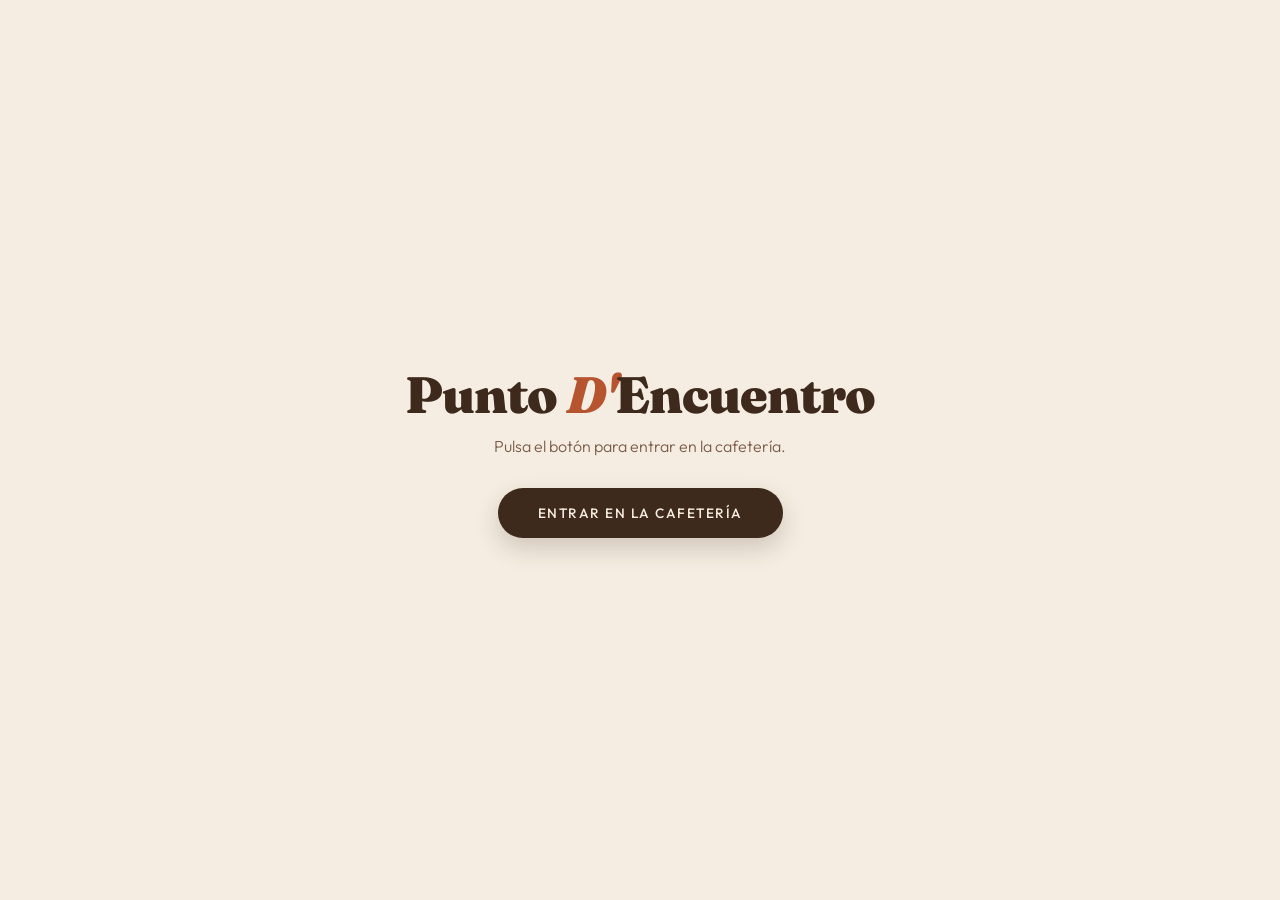
<file: index.html>
<!DOCTYPE html>
<html lang="es">
<head>
<meta charset="UTF-8">
<meta name="viewport" content="width=device-width, initial-scale=1.0">
<title>Entrar — Punto D'Encuentro</title>
<link href="https://fonts.googleapis.com/css2?family=Fraunces:wght@600;900&family=Outfit:wght@300;400;500&display=swap" rel="stylesheet">
<style>
  *{ margin:0; padding:0; box-sizing:border-box; }

  body{
    font-family:'Outfit', sans-serif;
    background:#f5ede1;
    color:#3d2a1d;
    min-height:100vh;
    display:flex;
    flex-direction:column;
    align-items:center;
    justify-content:center;
    text-align:center;
    padding:24px;
  }

  h1{
    font-family:'Fraunces', serif;
    font-weight:900;
    font-size:clamp(2rem, 6vw, 3.2rem);
    letter-spacing:-.02em;
    margin-bottom:10px;
  }

  h1 span{ color:#b5542f; font-style:italic; }

  p{
    font-weight:300;
    color:#7a5c48;
    margin-bottom:32px;
    font-size:1rem;
  }

  a{ text-decoration:none; }

  button{
    font-family:'Outfit', sans-serif;
    font-size:.85rem;
    font-weight:500;
    letter-spacing:1.5px;
    text-transform:uppercase;
    padding:16px 40px;
    background:#3d2a1d;
    color:#f5ede1;
    border:none;
    border-radius:40px;
    cursor:pointer;
    transition:.3s;
    box-shadow:0 10px 25px rgba(61,42,29,.2);
  }

  button:hover{
    background:#b5542f;
    transform:translateY(-3px);
    box-shadow:0 14px 30px rgba(181,84,47,.35);
  }
</style>
</head>
<body>

<h1>Punto <span>D'</span>Encuentro</h1>
<p>Pulsa el botón para entrar en la cafetería.</p>

<a href="cafeteria-pagina/index.html">
  <button>Entrar en la cafetería</button>
</a>

</body>
</html>
</file>
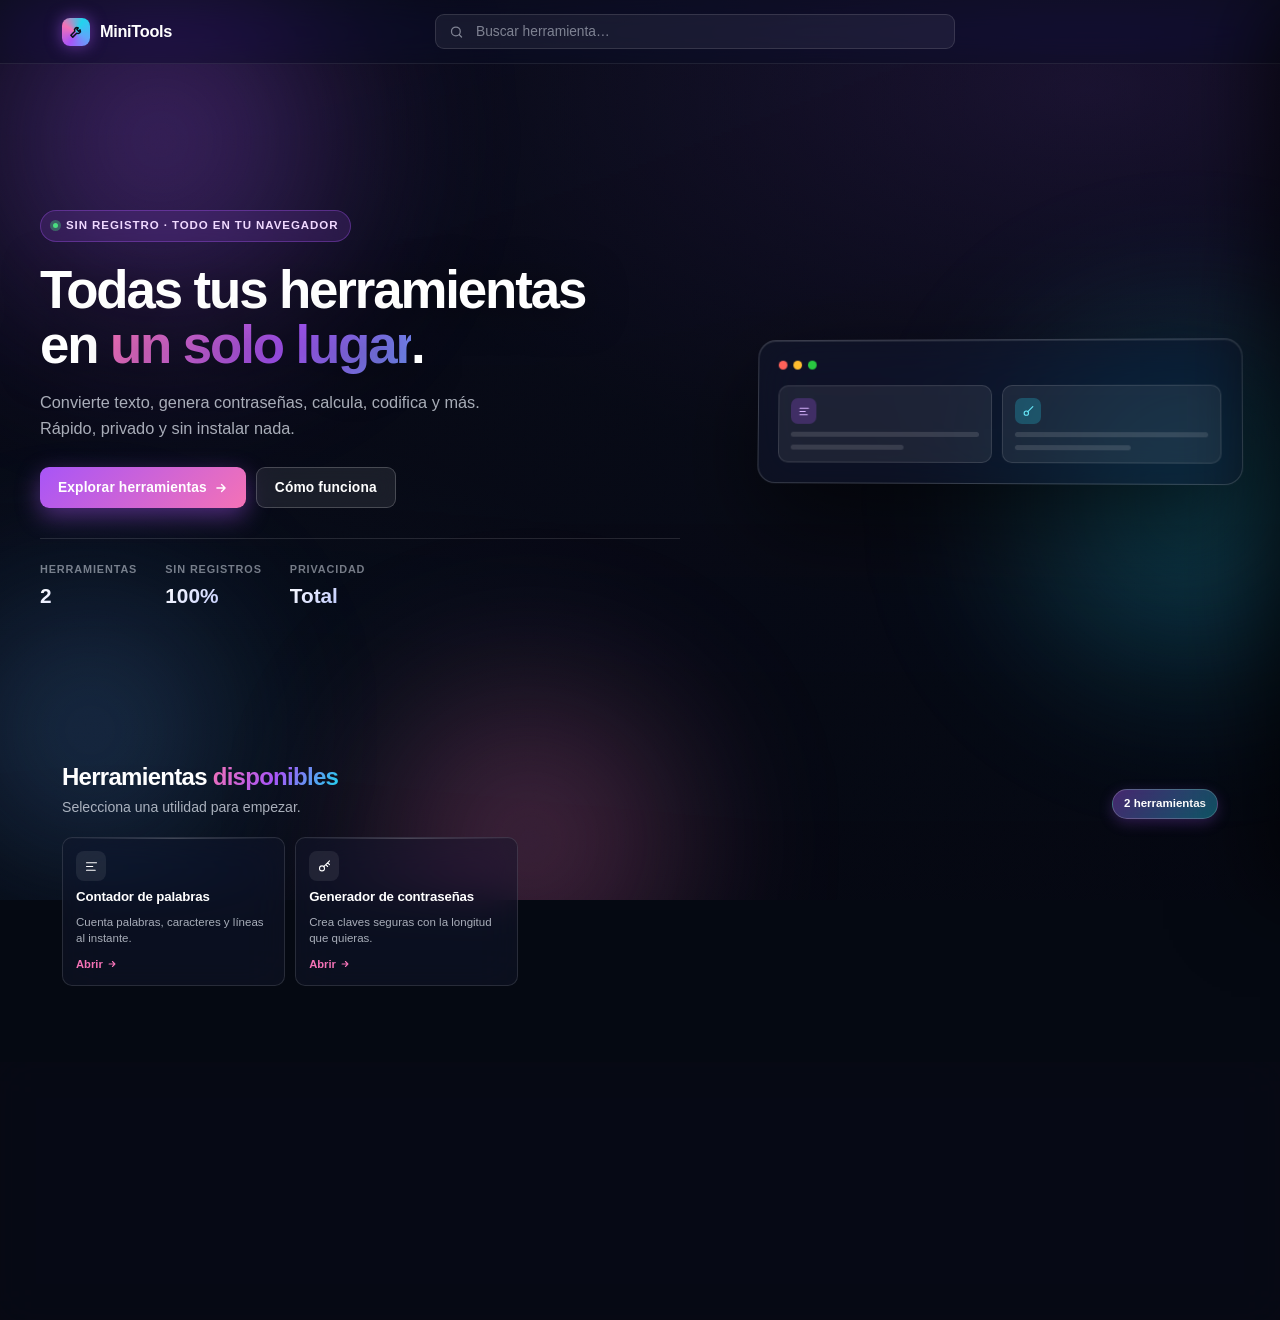
<file: a.html>
<!DOCTYPE html>
<html lang="es">
<head>
<meta charset="UTF-8">
<meta name="viewport" content="width=device-width, initial-scale=1.0">
<title>MiniTools — Utilidades online</title>
<style>
  *, *::before, *::after { margin:0; padding:0; box-sizing:border-box; }
  html { scroll-behavior:smooth; -webkit-text-size-adjust:100%; }
  body {
    font-family:-apple-system, BlinkMacSystemFont, "Segoe UI", Roboto, "Helvetica Neue", Arial, sans-serif;
    color:#f3f5fa;
    line-height:1.55;
    -webkit-font-smoothing:antialiased;
    overflow-x:hidden;
    min-height:100vh;
    background:#050912;
  }
  a { color:inherit; text-decoration:none; }
  button { font-family:inherit; cursor:pointer; border:none; background:none; color:inherit; }
  img, svg { display:block; }
  ::selection { background:rgba(168,85,247,.6); color:#fff; }

  :root {
    --line:rgba(255,255,255,.12);
    --line-soft:rgba(255,255,255,.08);
    --glass:rgba(18,22,40,.5);
    --glass-hover:rgba(28,34,58,.7);
    --text:#f3f5fa;
    --text-dim:rgba(230,235,245,.72);
    --text-mute:rgba(230,235,245,.5);
    --pink:#f472b6;
    --violet:#a855f7;
    --blue:#60a5fa;
    --cyan:#22d3ee;
    --green:#4ade80;
    --radius:14px;
    --max:1200px;
    --header-h:64px;
  }

  /* ============ FONDO ============ */
  .bg-layer {
    position:fixed; inset:0; z-index:-4;
    background-image:url('https://images.unsplash.com/photo-1519681393784-d120267933ba?auto=format&fit=crop&w=2400&q=80');
    background-size:cover;
    background-position:center;
    transform:scale(1.06);
    filter:saturate(1.15) brightness(.95);
    animation:bgZoom 30s ease-in-out infinite alternate;
  }
  @keyframes bgZoom {
    from { transform:scale(1.06); }
    to   { transform:scale(1.14); }
  }
  .bg-overlay {
    position:fixed; inset:0; z-index:-3;
    background:
      linear-gradient(180deg, rgba(8,10,24,.55) 0%, rgba(8,10,24,.72) 40%, rgba(5,8,18,.92) 100%),
      radial-gradient(110% 80% at 85% 10%, rgba(168,85,247,.28), transparent 55%),
      radial-gradient(90% 80% at 10% 90%, rgba(34,211,238,.18), transparent 55%);
  }
  .bg-noise {
    position:fixed; inset:0; z-index:-1; pointer-events:none;
    opacity:.05; mix-blend-mode:overlay;
    background-image:url("data:image/svg+xml;utf8,<svg xmlns='http://www.w3.org/2000/svg' width='160' height='160'><filter id='n'><feTurbulence type='fractalNoise' baseFrequency='0.9' numOctaves='2' stitchTiles='stitch'/></filter><rect width='100%25' height='100%25' filter='url(%23n)'/></svg>");
  }
  .bg-blobs { position:fixed; inset:0; z-index:-2; pointer-events:none; overflow:hidden; }
  .blob {
    position:absolute; border-radius:50%;
    filter:blur(80px);
    opacity:.55;
    animation:blobFloat 22s ease-in-out infinite;
    will-change:transform;
  }
  .blob.b1 { width:520px; height:520px; top:-120px; left:-100px;
    background:radial-gradient(circle, rgba(168,85,247,.8), transparent 70%); }
  .blob.b2 { width:460px; height:460px; top:30%; right:-140px;
    background:radial-gradient(circle, rgba(34,211,238,.7), transparent 70%); animation-delay:-6s; }
  .blob.b3 { width:420px; height:420px; bottom:-150px; left:25%;
    background:radial-gradient(circle, rgba(244,114,182,.7), transparent 70%); animation-delay:-12s; }
  .blob.b4 { width:380px; height:380px; top:60%; left:-100px;
    background:radial-gradient(circle, rgba(96,165,250,.6), transparent 70%); animation-delay:-18s; }
  @keyframes blobFloat {
    0%,100% { transform:translate(0,0) scale(1); }
    33%     { transform:translate(60px,-40px) scale(1.1); }
    66%     { transform:translate(-40px,50px) scale(.95); }
  }
  @media (prefers-reduced-motion: reduce) {
    .blob, .bg-layer { animation:none; }
    * { animation-duration:.001ms !important; transition-duration:.001ms !important; }
  }

  /* ============ HEADER ============ */
  .site-header {
    position:fixed; top:0; left:0; right:0; z-index:80;
    height:var(--header-h);
    background:rgba(10,14,28,.45);
    backdrop-filter:saturate(180%) blur(20px);
    -webkit-backdrop-filter:saturate(180%) blur(20px);
    border-bottom:1px solid var(--line-soft);
    transition:background .25s, border-color .25s;
  }
  .site-header.scrolled {
    background:rgba(10,14,28,.78);
    border-bottom-color:var(--line);
  }
  .nav {
    max-width:var(--max); margin:0 auto; padding:0 22px;
    height:100%; display:flex; align-items:center; gap:26px;
  }
  .logo {
    display:flex; align-items:center; gap:10px;
    font-weight:800; font-size:1.02rem; letter-spacing:-.02em;
    color:#fff;
    flex:0 0 auto;
  }
  .logo-mark {
    width:28px; height:28px; border-radius:8px;
    display:grid; place-items:center;
    background:conic-gradient(from 210deg, var(--violet), var(--pink), var(--cyan), var(--blue), var(--violet));
    box-shadow:0 0 16px rgba(168,85,247,.55);
    transition:transform .4s cubic-bezier(.34,1.56,.64,1);
  }
  .logo:hover .logo-mark { transform:rotate(180deg) scale(1.1); }
  .logo-mark svg { width:15px; height:15px; stroke:#0a0f1c; }

  /* ============ BUSCADOR CON DROPDOWN ============ */
  .search-wrap {
    flex:1;
    max-width:520px;
    position:relative;
    margin:0 auto;
  }
  .search-box {
    position:relative;
    display:flex; align-items:center;
  }
  .search-box > svg.search-icon {
    position:absolute; left:14px; top:50%; transform:translateY(-50%);
    width:15px; height:15px; color:var(--text-mute); pointer-events:none;
    transition:color .2s;
  }
  .search-input {
    width:100%; padding:9px 40px 9px 40px;
    border:1px solid var(--line); border-radius:9px;
    background:rgba(255,255,255,.06);
    font-size:.86rem; color:#fff; outline:none;
    transition:border-color .15s, box-shadow .15s, background .15s;
  }
  .search-input::placeholder { color:var(--text-mute); }
  .search-input:focus {
    border-color:var(--violet); background:rgba(255,255,255,.1);
    box-shadow:0 0 0 3px rgba(168,85,247,.25);
  }
  .search-input:focus ~ svg.search-icon { color:var(--pink); }
  .search-clear {
    position:absolute; right:10px; top:50%; transform:translateY(-50%);
    width:22px; height:22px; border-radius:6px;
    display:none; place-items:center;
    background:rgba(255,255,255,.08);
    color:var(--text-dim);
    transition:background .15s, color .15s;
  }
  .search-clear.show { display:grid; }
  .search-clear:hover { background:rgba(255,255,255,.16); color:#fff; }
  .search-clear svg { width:11px; height:11px; }

  .search-dropdown {
    position:absolute; top:calc(100% + 8px); left:0; right:0;
    background:rgba(14,18,34,.96);
    backdrop-filter:blur(28px) saturate(160%);
    -webkit-backdrop-filter:blur(28px) saturate(160%);
    border:1px solid var(--line);
    border-radius:12px;
    box-shadow:0 24px 60px rgba(0,0,0,.6), 0 0 0 1px rgba(168,85,247,.15);
    max-height:min(420px, 70vh);
    overflow-y:auto;
    padding:6px;
    display:none;
    z-index:100;
    animation:dropIn .2s ease;
  }
  @keyframes dropIn {
    from { opacity:0; transform:translateY(-6px); }
    to   { opacity:1; transform:none; }
  }
  .search-dropdown.open { display:block; }
  .search-dropdown-label {
    font-size:.66rem; font-weight:800; letter-spacing:.08em;
    text-transform:uppercase; color:var(--text-mute);
    padding:8px 10px 6px;
  }
  .search-item {
    display:flex; align-items:center; gap:11px;
    padding:9px 11px; border-radius:8px;
    cursor:pointer; color:var(--text);
    transition:background .12s;
    text-align:left; width:100%;
  }
  .search-item:hover, .search-item.active {
    background:linear-gradient(135deg, rgba(168,85,247,.22), rgba(244,114,182,.18));
  }
  .search-item-icon {
    width:30px; height:30px; flex:0 0 30px;
    border-radius:8px;
    background:rgba(168,85,247,.18);
    color:var(--pink);
    display:grid; place-items:center;
    transition:transform .2s, background .2s;
  }
  .search-item-icon svg { width:15px; height:15px; }
  .search-item:hover .search-item-icon,
  .search-item.active .search-item-icon {
    background:linear-gradient(135deg, var(--violet), var(--pink));
    color:#fff;
    transform:scale(1.08);
  }
  .search-item-body { flex:1; min-width:0; }
  .search-item-title {
    display:block;
    font-size:.85rem; font-weight:650; color:#fff;
    white-space:nowrap; overflow:hidden; text-overflow:ellipsis;
  }
  .search-item-desc {
    display:block;
    font-size:.72rem; color:var(--text-mute);
    white-space:nowrap; overflow:hidden; text-overflow:ellipsis;
  }
  .search-item-enter {
    font-size:.65rem; color:var(--text-mute);
    border:1px solid var(--line); padding:2px 6px;
    border-radius:4px; font-weight:700;
    opacity:0; transition:opacity .15s;
  }
  .search-item.active .search-item-enter { opacity:1; }
  .search-empty {
    padding:24px 16px; text-align:center;
    color:var(--text-mute); font-size:.85rem;
  }
  .search-empty .em {
    display:block; font-size:1.6rem; margin-bottom:6px;
    opacity:.6;
  }

  .nav-right { display:flex; align-items:center; gap:10px; flex:0 0 auto; }
  .menu-btn {
    display:none;
    width:38px; height:38px; border-radius:9px;
    background:rgba(255,255,255,.08);
    align-items:center; justify-content:center;
    position:relative;
    transition:background .15s;
  }
  .menu-btn:hover { background:rgba(255,255,255,.14); }
  .menu-btn span {
    position:absolute; left:50%; transform:translateX(-50%);
    width:16px; height:2px; background:#fff;
    border-radius:2px;
    transition:transform .3s, top .3s, opacity .2s;
  }
  .menu-btn span:nth-child(1) { top:13px; }
  .menu-btn span:nth-child(2) { top:18px; }
  .menu-btn span:nth-child(3) { top:23px; }
  .menu-btn.open span:nth-child(1) { top:18px; transform:translateX(-50%) rotate(45deg); }
  .menu-btn.open span:nth-child(2) { opacity:0; }
  .menu-btn.open span:nth-child(3) { top:18px; transform:translateX(-50%) rotate(-45deg); }

  @media (max-width: 780px) {
    .menu-btn { display:flex; }
    .search-wrap { max-width:none; }
  }
  @media (max-width: 480px) {
    .nav { gap:12px; padding:0 14px; }
    .logo span.logo-text { display:none; }
    .search-input { padding:9px 36px 9px 36px; font-size:.82rem; }
  }

  /* ============ DRAWER ============ */
  .drawer-backdrop {
    position:fixed; inset:0; z-index:90;
    background:rgba(4,6,16,.7);
    backdrop-filter:blur(6px);
    opacity:0; pointer-events:none;
    transition:opacity .25s;
  }
  .drawer-backdrop.open { opacity:1; pointer-events:auto; }
  .drawer {
    position:fixed; top:0; right:0; bottom:0; z-index:95;
    width:min(320px, 86vw);
    background:rgba(12,16,32,.94);
    backdrop-filter:blur(28px) saturate(160%);
    -webkit-backdrop-filter:blur(28px) saturate(160%);
    border-left:1px solid var(--line);
    display:flex; flex-direction:column;
    box-shadow:-20px 0 80px rgba(0,0,0,.6);
    transform:translateX(100%);
    transition:transform .35s cubic-bezier(.4,0,.2,1);
    color:#fff;
  }
  .drawer.open { transform:translateX(0); }
  .drawer-head {
    display:flex; align-items:center; justify-content:space-between;
    padding:16px 18px;
    border-bottom:1px solid var(--line-soft);
  }
  .drawer-head .logo { font-size:.98rem; }
  .drawer-close {
    width:32px; height:32px; border-radius:8px;
    display:grid; place-items:center;
    background:rgba(255,255,255,.08);
    color:var(--text-dim);
    transition:background .15s, color .15s, transform .2s;
  }
  .drawer-close:hover { background:rgba(255,255,255,.14); color:#fff; transform:rotate(90deg); }
  .drawer-close svg { width:14px; height:14px; }
  .drawer-nav { flex:1; overflow-y:auto; padding:8px 12px; }
  .drawer-nav a {
    display:flex; align-items:center; gap:11px;
    padding:10px 12px; border-radius:8px;
    font-size:.9rem; font-weight:500; color:var(--text);
    transition:background .15s, transform .15s;
  }
  .drawer-nav a:hover { background:rgba(168,85,247,.15); transform:translateX(3px); }
  .drawer-nav a svg { width:16px; height:16px; flex:0 0 16px; color:var(--pink); }
  .drawer-foot { padding:14px 18px 18px; border-top:1px solid var(--line-soft); }
  .drawer-cta {
    display:block; width:100%; padding:10px;
    background:linear-gradient(135deg, var(--violet), var(--pink));
    color:#fff; border-radius:8px;
    font-weight:700; font-size:.86rem; text-align:center;
  }

  /* ============ HERO ============ */
  .hero {
    position:relative;
    padding:calc(var(--header-h) + 50px) 22px 30px;
    min-height:82vh;
    display:flex; align-items:center;
  }
  .hero-inner {
    max-width:var(--max); margin:0 auto; width:100%;
    display:grid; grid-template-columns:1.15fr .85fr;
    gap:56px; align-items:center;
  }
  .hero-copy { max-width:640px; }
  .hero-eyebrow {
    display:inline-flex; align-items:center; gap:8px;
    font-size:.72rem; font-weight:700; letter-spacing:.08em;
    text-transform:uppercase;
    padding:6px 12px; border-radius:100px;
    background:rgba(168,85,247,.15);
    border:1px solid rgba(168,85,247,.35);
    backdrop-filter:blur(10px);
    color:#f0d9ff;
    margin-bottom:20px;
    animation:floatY 4s ease-in-out infinite;
  }
  .hero-eyebrow .dot {
    width:5px; height:5px; border-radius:50%;
    background:var(--green); box-shadow:0 0 0 3px rgba(74,222,128,.35);
    animation:pulse 2s ease-in-out infinite;
  }
  @keyframes pulse {
    0%,100% { box-shadow:0 0 0 3px rgba(74,222,128,.35); }
    50%     { box-shadow:0 0 0 6px rgba(74,222,128,.15); }
  }
  @keyframes floatY {
    0%,100% { transform:translateY(0); }
    50%     { transform:translateY(-4px); }
  }
  .hero h1 {
    font-size:clamp(2.1rem, 4.8vw, 3.3rem);
    font-weight:900; letter-spacing:-.04em;
    line-height:1.05;
    margin-bottom:18px;
    text-shadow:0 4px 40px rgba(0,0,0,.5);
    color:#fff;
  }
  .hero h1 .grad {
    background:linear-gradient(120deg, #f472b6, #a855f7 30%, #60a5fa 60%, #22d3ee);
    background-size:200% auto;
    -webkit-background-clip:text; background-clip:text;
    -webkit-text-fill-color:transparent;
    animation:gradShift 6s ease infinite;
  }
  @keyframes gradShift {
    0%,100% { background-position:0% center; }
    50%     { background-position:100% center; }
  }
  .hero p.lead {
    font-size:1.02rem; color:var(--text-dim);
    max-width:52ch; margin-bottom:26px;
  }
  .hero-actions { display:flex; gap:10px; flex-wrap:wrap; margin-bottom:30px; }

  .btn {
    display:inline-flex; align-items:center; gap:7px;
    padding:9px 18px; border-radius:9px;
    font-size:.86rem; font-weight:700;
    transition:transform .15s, box-shadow .2s;
    position:relative; overflow:hidden;
    letter-spacing:.01em;
  }
  .btn:active { transform:translateY(1px) scale(.99); }
  .btn svg { width:14px; height:14px; }
  .btn-primary {
    background:linear-gradient(135deg, var(--violet), var(--pink));
    color:#fff;
    box-shadow:0 8px 24px rgba(168,85,247,.45);
  }
  .btn-primary::before {
    content:''; position:absolute; top:0; left:-100%; width:100%; height:100%;
    background:linear-gradient(90deg, transparent, rgba(255,255,255,.45), transparent);
    transition:left .7s;
  }
  .btn-primary:hover::before { left:100%; }
  .btn-primary:hover { transform:translateY(-2px); box-shadow:0 14px 36px rgba(244,114,182,.5); }
  .btn-primary > * { position:relative; z-index:1; }
  .btn-glass {
    background:rgba(255,255,255,.08); color:#fff;
    border:1px solid rgba(255,255,255,.2);
    backdrop-filter:blur(10px);
  }
  .btn-glass:hover { background:rgba(255,255,255,.16); border-color:rgba(255,255,255,.35); transform:translateY(-2px); }

  .hero-stats {
    display:flex; gap:28px; flex-wrap:wrap;
    padding-top:22px;
    border-top:1px solid rgba(255,255,255,.12);
  }
  .hero-stat .k {
    font-size:.68rem; text-transform:uppercase; letter-spacing:.08em;
    color:var(--text-mute); font-weight:700;
  }
  .hero-stat .v {
    font-size:1.3rem; font-weight:800; margin-top:2px;
    background:linear-gradient(135deg, #fff, #a5b4fc);
    -webkit-background-clip:text; background-clip:text;
    -webkit-text-fill-color:transparent;
    transition:transform .3s;
  }
  .hero-stat:hover .v { transform:scale(1.08); }

  .hero-mock {
    position:relative;
    border-radius:18px;
    background:rgba(18,22,40,.55);
    border:1px solid rgba(255,255,255,.18);
    backdrop-filter:blur(24px) saturate(170%);
    -webkit-backdrop-filter:blur(24px) saturate(170%);
    padding:20px;
    box-shadow:0 40px 100px rgba(0,0,0,.6), inset 0 1px 0 rgba(255,255,255,.1);
    transform:perspective(1200px) rotateY(-4deg) rotateX(2deg);
    transition:transform .5s ease;
    animation:floatMock 6s ease-in-out infinite;
  }
  @keyframes floatMock {
    0%,100% { transform:perspective(1200px) rotateY(-4deg) rotateX(2deg) translateY(0); }
    50%     { transform:perspective(1200px) rotateY(-4deg) rotateX(2deg) translateY(-10px); }
  }
  .hero-mock:hover { animation-play-state:paused; transform:perspective(1200px) rotateY(0deg) rotateX(0deg); }
  .hero-mock-bar { display:flex; gap:6px; margin-bottom:16px; }
  .hero-mock-bar i { width:9px; height:9px; border-radius:50%; }
  .hero-mock-bar i:nth-child(1){ background:#ff6159; }
  .hero-mock-bar i:nth-child(2){ background:#ffbd2e; }
  .hero-mock-bar i:nth-child(3){ background:#28c840; }
  .hero-mock-grid { display:grid; grid-template-columns:1fr 1fr; gap:10px; }
  .hero-mock-card {
    background:rgba(255,255,255,.07);
    border:1px solid rgba(255,255,255,.12);
    border-radius:10px; padding:12px;
    display:flex; flex-direction:column; gap:8px;
    transition:background .2s, transform .2s;
  }
  .hero-mock-card:hover { background:rgba(255,255,255,.13); transform:scale(1.03); }
  .hero-mock-card .ic {
    width:26px; height:26px; border-radius:7px;
    display:grid; place-items:center;
  }
  .hero-mock-card:nth-child(1) .ic { background:rgba(168,85,247,.25); color:#d8b4fe; }
  .hero-mock-card:nth-child(2) .ic { background:rgba(34,211,238,.25); color:#67e8f9; }
  .hero-mock-card:nth-child(3) .ic { background:rgba(251,191,36,.25); color:#fcd34d; }
  .hero-mock-card:nth-child(4) .ic { background:rgba(244,114,182,.25); color:#f9a8d4; }
  .hero-mock-card .ic svg { width:13px; height:13px; }
  .hero-mock-card .ln { height:5px; background:rgba(255,255,255,.12); border-radius:3px; }
  .hero-mock-card .ln.short { width:60%; }

  @media (max-width:900px) {
    .hero { padding-top:calc(var(--header-h) + 24px); min-height:auto; padding-bottom:30px; }
    .hero-inner { grid-template-columns:1fr; gap:32px; }
    .hero-mock { display:none; }
  }

  /* ============ SECCIÓN HERRAMIENTAS ============ */
  .section { max-width:var(--max); margin:0 auto; padding:20px 22px 40px; }
  .section-head {
    display:flex; align-items:flex-end; justify-content:space-between;
    gap:16px; margin-bottom:18px; flex-wrap:wrap;
  }
  .section-head h2 {
    font-size:1.5rem; font-weight:800; letter-spacing:-.03em; color:#fff;
  }
  .section-head h2 .accent {
    background:linear-gradient(120deg, var(--pink), var(--violet), var(--cyan));
    -webkit-background-clip:text; background-clip:text;
    -webkit-text-fill-color:transparent;
  }
  .section-head p { color:var(--text-dim); font-size:.88rem; margin-top:2px; }
  .count-pill {
    font-size:.72rem; font-weight:700; color:#fff;
    background:linear-gradient(135deg, rgba(168,85,247,.4), rgba(34,211,238,.4));
    border:1px solid rgba(255,255,255,.2);
    padding:5px 11px; border-radius:100px;
    backdrop-filter:blur(10px);
    box-shadow:0 4px 14px rgba(168,85,247,.25);
  }

  /* Grid */
  .grid {
    display:grid;
    grid-template-columns:repeat(auto-fill, minmax(196px, 1fr));
    gap:10px;
  }
  .card {
    position:relative;
    background:var(--glass);
    border:1px solid var(--line);
    border-radius:10px;
    padding:13px 13px 12px;
    display:flex; flex-direction:column; gap:8px;
    text-align:left; cursor:pointer;
    backdrop-filter:blur(20px) saturate(160%);
    -webkit-backdrop-filter:blur(20px) saturate(160%);
    transition:transform .3s cubic-bezier(.2,.9,.3,1), background .25s, border-color .25s, box-shadow .3s;
    overflow:hidden;
    color:#fff;
    animation:cardIn .4s ease backwards;
  }
  @keyframes cardIn {
    from { opacity:0; transform:translateY(10px); }
    to   { opacity:1; transform:none; }
  }
  .card::before {
    content:'';
    position:absolute; top:0; left:0; right:0; height:1px;
    background:linear-gradient(90deg, transparent, rgba(255,255,255,.35), transparent);
    opacity:.6;
  }
  .card::after {
    content:'';
    position:absolute; inset:-1px;
    border-radius:inherit;
    padding:1px;
    background:linear-gradient(135deg, var(--pink), var(--violet), var(--cyan));
    -webkit-mask:linear-gradient(#000 0 0) content-box, linear-gradient(#000 0 0);
    -webkit-mask-composite:xor;
    mask-composite:exclude;
    opacity:0;
    transition:opacity .3s;
    pointer-events:none;
  }
  .card:hover {
    background:var(--glass-hover);
    transform:translateY(-3px) scale(1.01);
    box-shadow:0 14px 36px rgba(0,0,0,.5), 0 0 24px rgba(168,85,247,.15);
  }
  .card:hover::after { opacity:1; }

  .card-top { display:flex; align-items:center; gap:8px; }
  .card-icon {
    width:30px; height:30px; flex:0 0 30px;
    border-radius:8px;
    display:grid; place-items:center;
    transition:transform .35s cubic-bezier(.34,1.56,.64,1), box-shadow .3s, background .3s;
    background:rgba(255,255,255,.08);
    color:#fff;
    position:relative;
    overflow:hidden;
  }
  .card-icon::before {
    content:'';
    position:absolute; inset:0;
    background:linear-gradient(135deg, var(--violet), var(--pink));
    opacity:0; transition:opacity .3s;
    border-radius:inherit;
  }
  .card-icon svg { width:15px; height:15px; position:relative; z-index:1; transition:color .3s; }
  .card:hover .card-icon { transform:rotate(-8deg) scale(1.1); box-shadow:0 0 16px rgba(168,85,247,.5); }
  .card:hover .card-icon::before { opacity:1; }

  .card h3 {
    font-size:.83rem; font-weight:750; color:#fff;
    letter-spacing:-.01em;
    line-height:1.25;
  }
  .card p {
    font-size:.72rem; color:var(--text-dim);
    flex:1; line-height:1.4;
    display:-webkit-box;
    -webkit-line-clamp:2;
    -webkit-box-orient:vertical;
    overflow:hidden;
  }
  .card-open {
    display:inline-flex; align-items:center; gap:4px;
    font-size:.7rem; font-weight:700;
    color:var(--pink);
    margin-top:2px;
    transition:gap .25s;
  }
  .card-open svg { width:10px; height:10px; transition:transform .25s; }
  .card:hover .card-open { gap:7px; }
  .card:hover .card-open svg { transform:translateX(2px); }

  .empty {
    grid-column:1/-1; text-align:center; padding:48px 20px;
    color:var(--text-mute); font-size:.9rem;
    background:var(--glass);
    border:1px dashed var(--line);
    border-radius:10px;
    backdrop-filter:blur(20px);
  }

  /* ============ FOOTER ============ */
  .site-footer {
    margin-top:36px;
    background:rgba(8,10,20,.75);
    backdrop-filter:blur(20px) saturate(160%);
    -webkit-backdrop-filter:blur(20px) saturate(160%);
    border-top:1px solid var(--line);
    color:var(--text-dim);
  }
  .footer-inner {
    max-width:var(--max); margin:0 auto; padding:48px 22px 32px;
    display:grid; grid-template-columns:1.5fr repeat(3, 1fr); gap:36px;
  }
  .footer-inner .logo { color:#fff; }
  .footer-brand p {
    font-size:.84rem; color:var(--text-mute);
    max-width:34ch; margin-top:12px; line-height:1.6;
  }
  .footer-inner h5 {
    font-size:.74rem; font-weight:800; letter-spacing:.08em;
    text-transform:uppercase; color:#fff; margin-bottom:12px;
  }
  .footer-inner ul { list-style:none; display:grid; gap:8px; }
  .footer-inner ul a { font-size:.84rem; color:var(--text-dim); transition:color .15s, transform .15s; display:inline-block; }
  .footer-inner ul a:hover { color:var(--pink); transform:translateX(4px); }
  .footer-bottom {
    border-top:1px solid var(--line-soft);
    padding:18px 22px; text-align:center;
    font-size:.78rem; color:var(--text-mute);
  }
  @media (max-width:860px) {
    .footer-inner { grid-template-columns:1fr 1fr; gap:28px; padding:36px 22px 28px; }
    .footer-brand { grid-column:1/-1; }
  }

  button:focus-visible, a:focus-visible, input:focus-visible {
    outline:2px solid var(--violet); outline-offset:2px;
  }

  @media (max-width: 640px) {
    .section { padding:16px 18px 28px; }
    .section-head h2 { font-size:1.25rem; }
    .grid { grid-template-columns:1fr 1fr; gap:8px; }
    .card { padding:11px; gap:6px; }
    .card h3 { font-size:.78rem; }
    .card p { font-size:.68rem; -webkit-line-clamp:2; }
    .card-icon { width:26px; height:26px; flex:0 0 26px; border-radius:7px; }
    .card-icon svg { width:13px; height:13px; }
    .card-open { font-size:.66rem; }
    .hero-actions .btn { width:100%; justify-content:center; }
    .hero-stats { gap:18px; padding-top:16px; }
    .hero-stat .v { font-size:1.05rem; }
  }
  @media (max-width: 420px) {
    .grid { grid-template-columns:1fr 1fr; }
    .card p { display:none; }
    .card { min-height:88px; justify-content:center; }
  }

  ::-webkit-scrollbar { width:10px; height:10px; }
  ::-webkit-scrollbar-track { background:rgba(0,0,0,.2); }
  ::-webkit-scrollbar-thumb { background:linear-gradient(135deg, rgba(168,85,247,.5), rgba(34,211,238,.5)); border-radius:5px; }
  ::-webkit-scrollbar-thumb:hover { background:linear-gradient(135deg, rgba(168,85,247,.8), rgba(34,211,238,.8)); }
</style>
</head>
<body>

<!-- ================= FONDO ================= -->
<div class="bg-layer" aria-hidden="true"></div>
<div class="bg-overlay" aria-hidden="true"></div>
<div class="bg-blobs" aria-hidden="true">
  <div class="blob b1"></div>
  <div class="blob b2"></div>
  <div class="blob b3"></div>
  <div class="blob b4"></div>
</div>
<div class="bg-noise" aria-hidden="true"></div>

<!-- ================= HEADER ================= -->
<header class="site-header" id="siteHeader">
  <nav class="nav">
    <a class="logo" href="index.html">
      <span class="logo-mark">
        <svg viewBox="0 0 24 24" fill="none" stroke="currentColor" stroke-width="2.4" stroke-linecap="round" stroke-linejoin="round">
          <path d="M14.7 6.3a4 4 0 0 0-5.4 5.4L3 18l3 3 6.3-6.3a4 4 0 0 0 5.4-5.4l-2.3 2.3-2.7-2.7 2-2.6z"/>
        </svg>
      </span>
      <span class="logo-text">MiniTools</span>
    </a>

    <!-- BUSCADOR CON DROPDOWN -->
    <div class="search-wrap">
      <div class="search-box">
        <svg class="search-icon" viewBox="0 0 24 24" fill="none" stroke="currentColor" stroke-width="2" stroke-linecap="round">
          <circle cx="11" cy="11" r="7"/><path d="m20 20-3.2-3.2"/>
        </svg>
        <input
          type="text"
          class="search-input"
          id="searchInput"
          placeholder="Buscar herramienta…"
          aria-label="Buscar herramienta"
          aria-autocomplete="list"
          aria-controls="searchDropdown"
          autocomplete="off"
        >
        <button class="search-clear" id="searchClear" aria-label="Limpiar búsqueda" type="button">
          <svg viewBox="0 0 24 24" fill="none" stroke="currentColor" stroke-width="2.4" stroke-linecap="round"><path d="M6 6l12 12M18 6 6 18"/></svg>
        </button>
      </div>

      <div class="search-dropdown" id="searchDropdown" role="listbox" aria-label="Sugerencias de herramientas"></div>
    </div>

    <div class="nav-right">
      <button class="menu-btn" id="menuBtn" aria-label="Abrir menú" aria-expanded="false">
        <span></span><span></span><span></span>
      </button>
    </div>
  </nav>
</header>

<!-- ================= DRAWER ================= -->
<div class="drawer-backdrop" id="drawerBackdrop"></div>
<aside class="drawer" id="drawer" aria-label="Menú móvil">
  <div class="drawer-head">
    <a class="logo" href="index.html">
      <span class="logo-mark">
        <svg viewBox="0 0 24 24" fill="none" stroke="currentColor" stroke-width="2.4" stroke-linecap="round" stroke-linejoin="round">
          <path d="M14.7 6.3a4 4 0 0 0-5.4 5.4L3 18l3 3 6.3-6.3a4 4 0 0 0 5.4-5.4l-2.3 2.3-2.7-2.7 2-2.6z"/>
        </svg>
      </span>
      MiniTools
    </a>
    <button class="drawer-close" id="drawerClose" aria-label="Cerrar menú">
      <svg viewBox="0 0 24 24" fill="none" stroke="currentColor" stroke-width="2" stroke-linecap="round"><path d="M6 6l12 12M18 6 6 18"/></svg>
    </button>
  </div>
  <nav class="drawer-nav">
    <a href="#herramientas" data-close>
      <svg viewBox="0 0 24 24" fill="none" stroke="currentColor" stroke-width="1.8" stroke-linecap="round" stroke-linejoin="round"><path d="M3 9 12 2l9 7v11a2 2 0 0 1-2 2h-4v-7H9v7H5a2 2 0 0 1-2-2V9z"/></svg>
      Herramientas
    </a>
    <a href="#acerca" data-close>
      <svg viewBox="0 0 24 24" fill="none" stroke="currentColor" stroke-width="1.8" stroke-linecap="round" stroke-linejoin="round"><circle cx="12" cy="12" r="9"/><path d="M12 16v-4M12 8h.01"/></svg>
      Acerca de
    </a>
  </nav>
  <div class="drawer-foot">
    <a href="#herramientas" class="drawer-cta" data-close>Explorar herramientas</a>
  </div>
</aside>

<!-- ================= HERO ================= -->
<section class="hero">
  <div class="hero-inner">
    <div class="hero-copy">
      <span class="hero-eyebrow"><span class="dot"></span> Sin registro · Todo en tu navegador</span>
      <h1>Todas tus herramientas<br>en <span class="grad">un solo lugar</span>.</h1>
      <p class="lead">Convierte texto, genera contraseñas, calcula, codifica y más. Rápido, privado y sin instalar nada.</p>
      <div class="hero-actions">
        <a href="#herramientas" class="btn btn-primary">
          <span>Explorar herramientas</span>
          <svg viewBox="0 0 24 24" fill="none" stroke="currentColor" stroke-width="2.4" stroke-linecap="round" stroke-linejoin="round"><path d="M5 12h14M13 6l6 6-6 6"/></svg>
        </a>
        <a href="#acerca" class="btn btn-glass">Cómo funciona</a>
      </div>
      <div class="hero-stats">
        <div class="hero-stat"><div class="k">Herramientas</div><div class="v" id="statTools">2</div></div>
        <div class="hero-stat"><div class="k">Sin registros</div><div class="v">100%</div></div>
        <div class="hero-stat"><div class="k">Privacidad</div><div class="v">Total</div></div>
      </div>
    </div>

    <div class="hero-mock" aria-hidden="true">
      <div class="hero-mock-bar"><i></i><i></i><i></i></div>
      <div class="hero-mock-grid">
        <div class="hero-mock-card">
          <div class="ic"><svg viewBox="0 0 24 24" fill="none" stroke="currentColor" stroke-width="2" stroke-linecap="round"><path d="M4 6h16M4 12h10M4 18h14"/></svg></div>
          <div class="ln"></div><div class="ln short"></div>
        </div>
        <div class="hero-mock-card">
          <div class="ic"><svg viewBox="0 0 24 24" fill="none" stroke="currentColor" stroke-width="2" stroke-linecap="round"><circle cx="8" cy="15" r="4"/><path d="M10.8 12.2 20 3"/></svg></div>
          <div class="ln"></div><div class="ln short"></div>
        </div>
      </div>
    </div>
  </div>
</section>

<!-- ================= HERRAMIENTAS ================= -->
<section class="section" id="herramientas">
  <div class="section-head">
    <div>
      <h2>Herramientas <span class="accent">disponibles</span></h2>
      <p>Selecciona una utilidad para empezar.</p>
    </div>
    <span class="count-pill" id="countPill">2 herramientas</span>
  </div>

  <div class="grid" id="grid"></div>
</section>

<!-- ================= FOOTER ================= -->
<footer class="site-footer" id="acerca">
  <div class="footer-inner">
    <div class="footer-brand">
      <a class="logo" href="index.html">
        <span class="logo-mark">
          <svg viewBox="0 0 24 24" fill="none" stroke="currentColor" stroke-width="2.4" stroke-linecap="round" stroke-linejoin="round">
            <path d="M14.7 6.3a4 4 0 0 0-5.4 5.4L3 18l3 3 6.3-6.3a4 4 0 0 0 5.4-5.4l-2.3 2.3-2.7-2.7 2-2.6z"/>
          </svg>
        </span>
        MiniTools
      </a>
      <p>Una colección de utilidades para el día a día. Sin cuentas, sin publicidad, sin complicaciones.</p>
    </div>
    <div>
      <h5>Producto</h5>
      <ul>
        <li><a href="#herramientas">Todas las herramientas</a></li>
        <li><a href="#">Novedades</a></li>
        <li><a href="#">Hoja de ruta</a></li>
      </ul>
    </div>
    <div>
      <h5>Recursos</h5>
      <ul>
        <li><a href="#">Documentación</a></li>
        <li><a href="#">Atajos</a></li>
        <li><a href="#">API</a></li>
      </ul>
    </div>
    <div>
      <h5>Acerca de</h5>
      <ul>
        <li><a href="#acerca">Cómo funciona</a></li>
        <li><a href="#">Privacidad</a></li>
        <li><a href="#">Contacto</a></li>
      </ul>
    </div>
  </div>
  <div class="footer-bottom">© 2024 MiniTools · Hecho con cuidado.</div>
</footer>

<script>
/* ============ ICONOS ============ */
const icons = {
  text:  '<path d="M4 6h16M4 12h10M4 18h14"/>',
  key:   '<circle cx="8" cy="15" r="4"/><path d="M10.8 12.2 20 3m-3 3 3 3m-6 0 3 3"/>'
};

/* ============ DATOS (SOLO 2 HERRAMIENTAS) ============ */
const tools = [
  { id:'counter',  file:'contador-de-palabras.html',      icon:'text', title:'Contador de palabras',     desc:'Cuenta palabras, caracteres y líneas al instante.' },
  { id:'password', file:'generador-de-contrasenas.html',  icon:'key',  title:'Generador de contraseñas', desc:'Crea claves seguras con la longitud que quieras.' }
];

const svg = inner => `<svg viewBox="0 0 24 24" fill="none" stroke="currentColor" stroke-width="1.7" stroke-linecap="round" stroke-linejoin="round">${inner}</svg>`;

/* ============ HEADER SCROLL ============ */
const header = document.getElementById('siteHeader');
window.addEventListener('scroll', () => {
  header.classList.toggle('scrolled', window.scrollY > 20);
}, { passive:true });

/* ============ DRAWER ============ */
const menuBtn = document.getElementById('menuBtn');
const drawer = document.getElementById('drawer');
const backdrop = document.getElementById('drawerBackdrop');
const drawerClose = document.getElementById('drawerClose');

function openDrawer(){
  drawer.classList.add('open');
  backdrop.classList.add('open');
  menuBtn.classList.add('open');
  menuBtn.setAttribute('aria-expanded','true');
  document.body.style.overflow = 'hidden';
}
function closeDrawer(){
  drawer.classList.remove('open');
  backdrop.classList.remove('open');
  menuBtn.classList.remove('open');
  menuBtn.setAttribute('aria-expanded','false');
  document.body.style.overflow = '';
}
menuBtn.addEventListener('click', () => {
  drawer.classList.contains('open') ? closeDrawer() : openDrawer();
});
drawerClose.addEventListener('click', closeDrawer);
backdrop.addEventListener('click', closeDrawer);
document.addEventListener('keydown', e => { if(e.key === 'Escape') closeDrawer(); });
drawer.querySelectorAll('[data-close]').forEach(el => el.addEventListener('click', closeDrawer));

/* ============================================================
   BUSCADOR CON DROPDOWN
   ============================================================ */
const searchInput = document.getElementById('searchInput');
const searchClear = document.getElementById('searchClear');
const searchDropdown = document.getElementById('searchDropdown');
const grid = document.getElementById('grid');
const countPill = document.getElementById('countPill');
const statTools = document.getElementById('statTools');

let currentQuery = '';
let activeIndex = -1;
let currentResults = [];

function renderDropdown(query){
  const q = query.trim().toLowerCase();
  if(!q){
    searchDropdown.classList.remove('open');
    searchDropdown.innerHTML = '';
    currentResults = [];
    activeIndex = -1;
    return;
  }

  const results = tools.filter(t =>
    t.title.toLowerCase().includes(q) || t.desc.toLowerCase().includes(q)
  ).slice(0, 8);

  currentResults = results;
  activeIndex = -1;

  if(!results.length){
    searchDropdown.innerHTML = `
      <div class="search-empty">
        <span class="em">🔍</span>
        No hay herramientas que coincidan con "<strong>${escapeHtml(query)}</strong>"
      </div>`;
    searchDropdown.classList.add('open');
    return;
  }

  let html = `<div class="search-dropdown-label">${results.length} ${results.length === 1 ? 'resultado' : 'resultados'}</div>`;
  results.forEach((t, i) => {
    html += `
      <a class="search-item" href="${t.file}" data-index="${i}" role="option">
        <span class="search-item-icon">${svg(icons[t.icon] || icons.text)}</span>
        <span class="search-item-body">
          <span class="search-item-title">${escapeHtml(t.title)}</span>
          <span class="search-item-desc">${escapeHtml(t.desc)}</span>
        </span>
        <span class="search-item-enter">↵</span>
      </a>`;
  });
  searchDropdown.innerHTML = html;
  searchDropdown.classList.add('open');
}

function moveActive(dir){
  if(!searchDropdown.classList.contains('open') || !currentResults.length) return;
  activeIndex += dir;
  if(activeIndex < 0) activeIndex = currentResults.length - 1;
  if(activeIndex >= currentResults.length) activeIndex = 0;
  const items = searchDropdown.querySelectorAll('.search-item');
  items.forEach((el, i) => el.classList.toggle('active', i === activeIndex));
  const active = items[activeIndex];
  if(active) active.scrollIntoView({ block:'nearest' });
}

function selectActive(){
  if(activeIndex < 0 || !currentResults[activeIndex]) return;
  window.location.href = currentResults[activeIndex].file;
}

function filterGrid(){
  const q = currentQuery.trim().toLowerCase();
  const list = tools.filter(t =>
    !q || t.title.toLowerCase().includes(q) || t.desc.toLowerCase().includes(q)
  );
  grid.innerHTML = '';
  countPill.textContent = list.length + (list.length === 1 ? ' herramienta' : ' herramientas');
  if(statTools) statTools.textContent = list.length;

  if(!list.length){
    grid.innerHTML = '<div class="empty">No se han encontrado herramientas para esa búsqueda.</div>';
    return;
  }
  list.forEach((t, i) => {
    const card = document.createElement('a');
    card.className = 'card';
    card.href = t.file;
    card.style.animationDelay = (i * 25) + 'ms';
    card.innerHTML = `
      <div class="card-top">
        <div class="card-icon">${svg(icons[t.icon] || icons.text)}</div>
      </div>
      <h3>${escapeHtml(t.title)}</h3>
      <p>${escapeHtml(t.desc)}</p>
      <span class="card-open">Abrir
        <svg viewBox="0 0 24 24" fill="none" stroke="currentColor" stroke-width="2.6" stroke-linecap="round" stroke-linejoin="round"><path d="M5 12h14M13 6l6 6-6 6"/></svg>
      </span>`;
    grid.appendChild(card);
  });
}

function updateClearButton(){
  searchClear.classList.toggle('show', searchInput.value.length > 0);
}

searchInput.addEventListener('input', e => {
  currentQuery = e.target.value;
  renderDropdown(e.target.value);
  filterGrid();
  updateClearButton();
});

searchInput.addEventListener('keydown', e => {
  if(e.key === 'ArrowDown'){ e.preventDefault(); moveActive(1); }
  else if(e.key === 'ArrowUp'){ e.preventDefault(); moveActive(-1); }
  else if(e.key === 'Enter'){ e.preventDefault(); selectActive(); }
  else if(e.key === 'Escape'){ searchDropdown.classList.remove('open'); }
});

searchInput.addEventListener('focus', () => {
  if(searchInput.value.trim()) renderDropdown(searchInput.value);
});

searchClear.addEventListener('click', () => {
  searchInput.value = '';
  currentQuery = '';
  searchDropdown.classList.remove('open');
  filterGrid();
  updateClearButton();
  searchInput.focus();
});

document.addEventListener('click', e => {
  if(!e.target.closest('.search-wrap')){
    searchDropdown.classList.remove('open');
  }
});

/* --- Helpers --- */
function escapeHtml(s){
  return String(s).replace(/[&<>"']/g, c => ({'&':'&amp;','<':'&lt;','>':'&gt;','"':'&quot;',"'":'&#39;'}[c]));
}

/* --- Render inicial --- */
filterGrid();
</script>
</body>
</html>
</file>
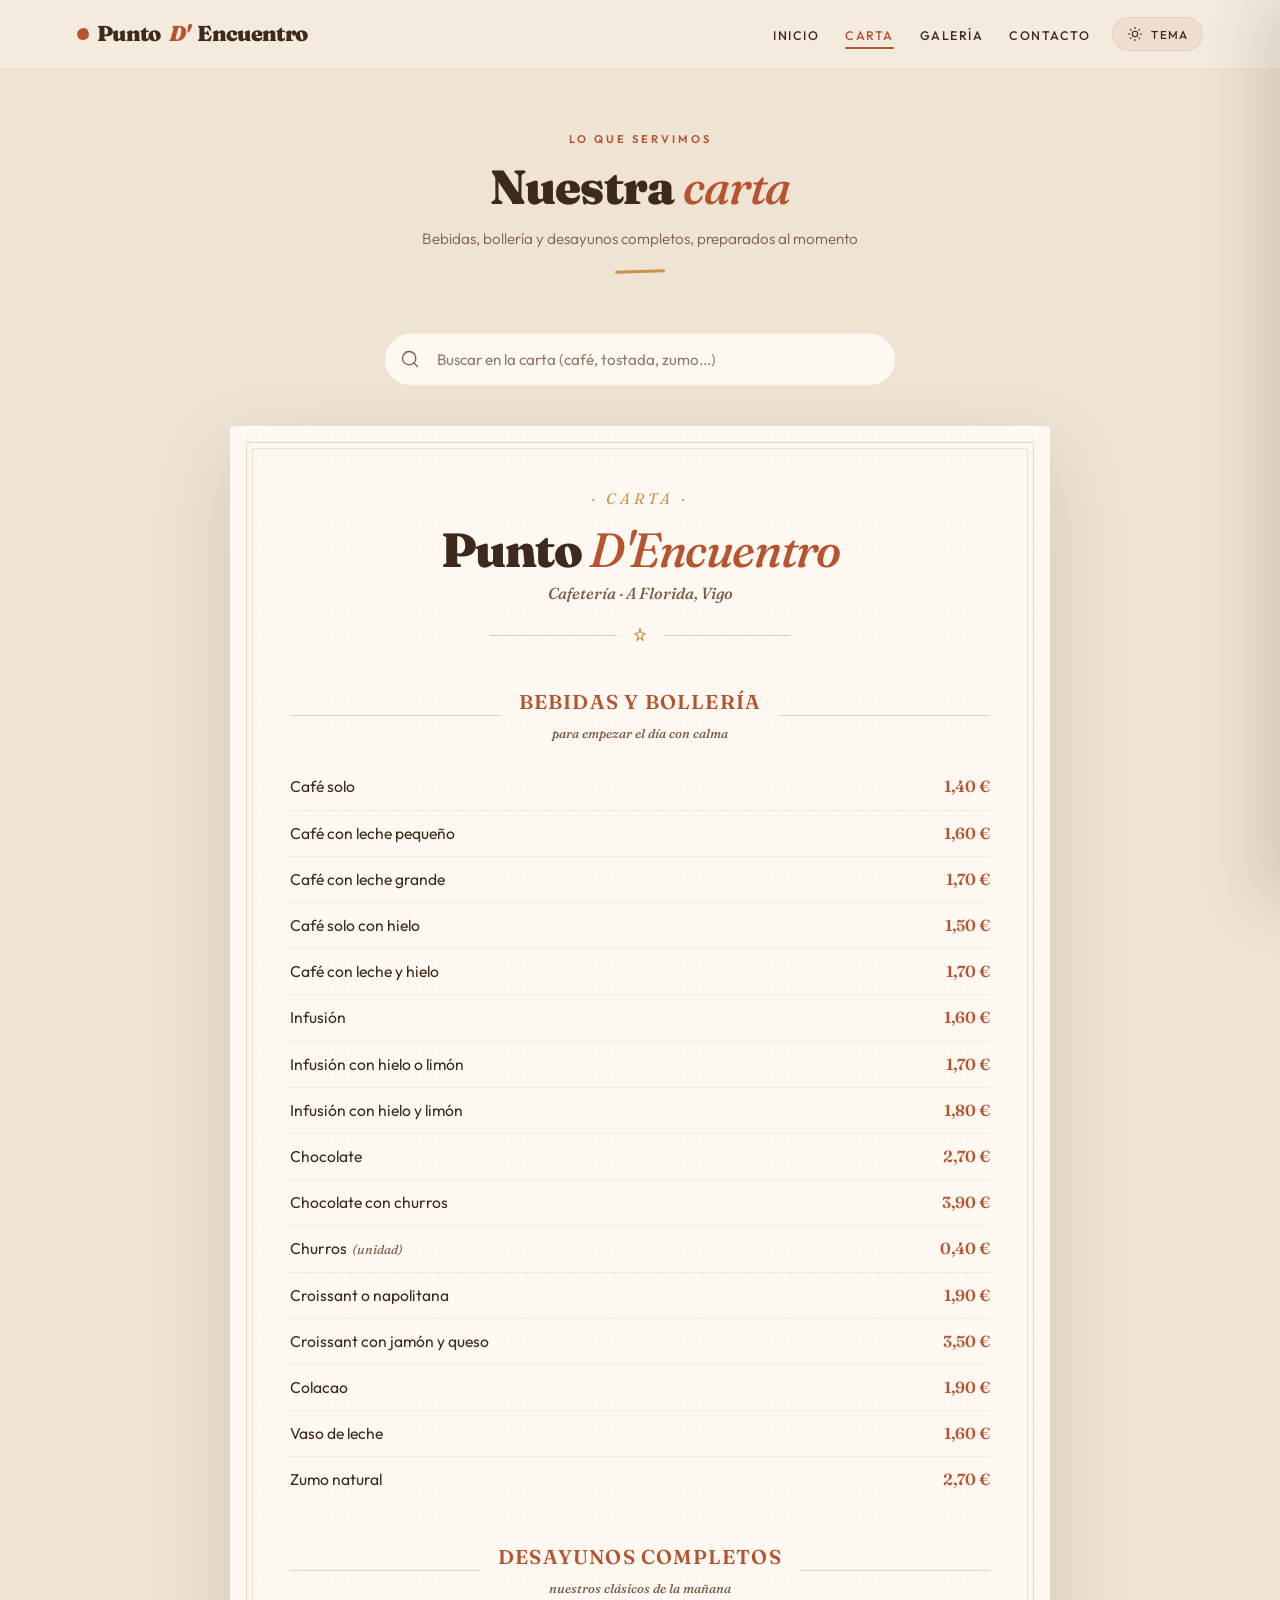
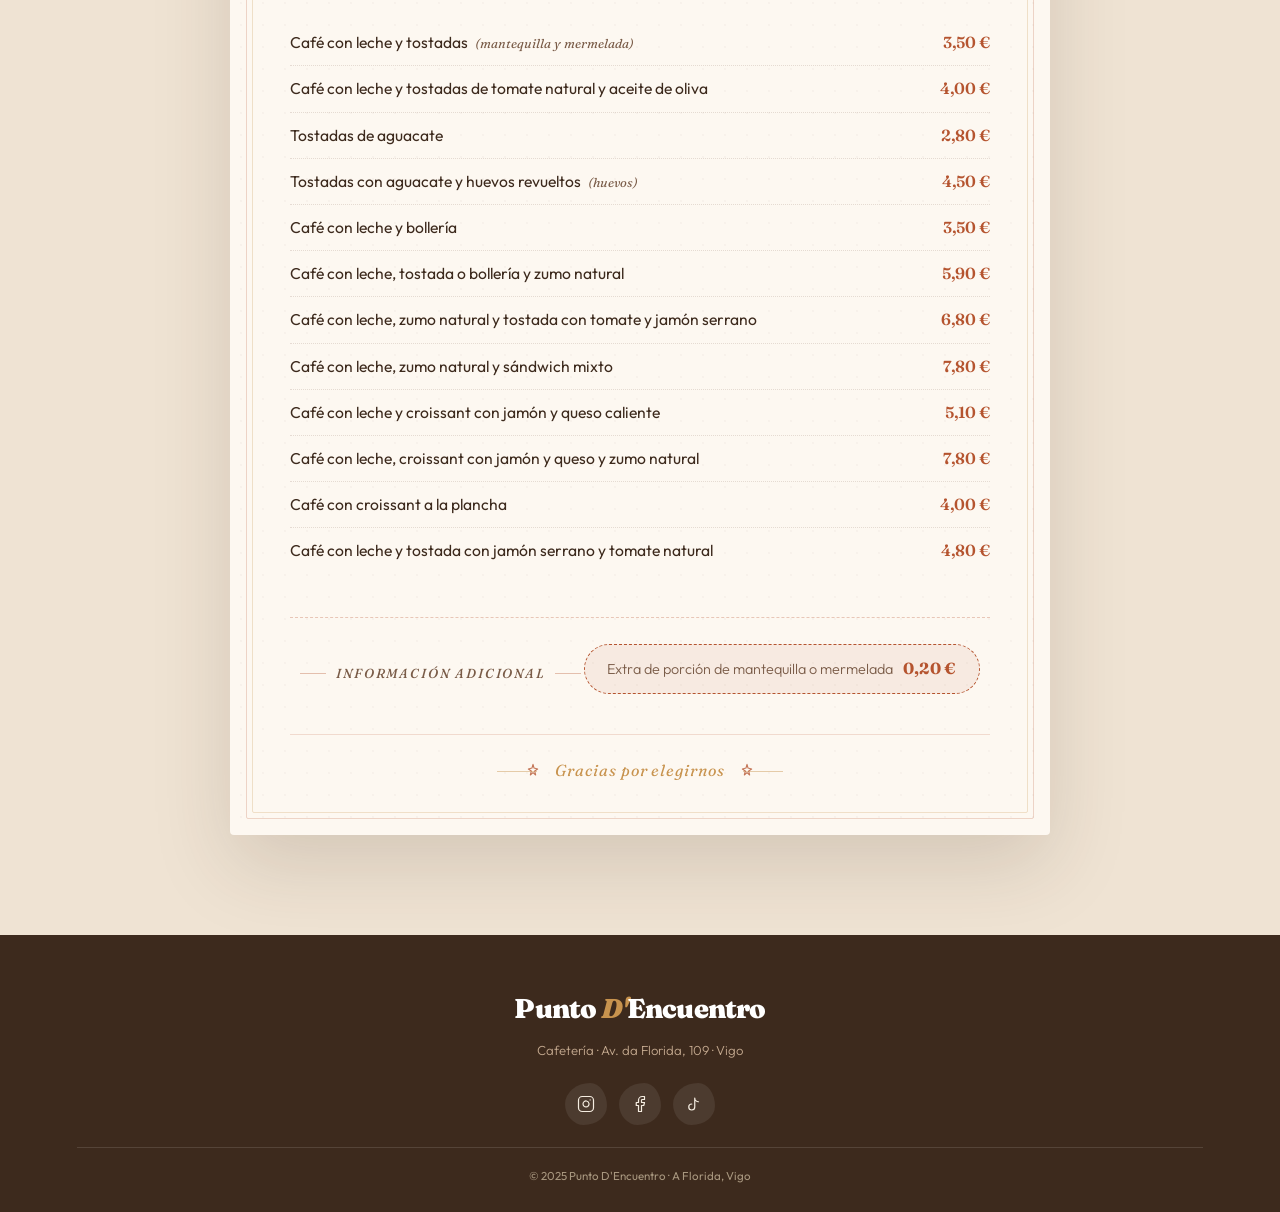
<file: cafeteria-pagina/carta.html>
<!DOCTYPE html>
<html lang="es" data-theme="light">
<head>
<meta charset="UTF-8">
<meta name="viewport" content="width=device-width, initial-scale=1.0">
<title>Carta — Punto D Encuentro</title>
<link href="https://fonts.googleapis.com/css2?family=Fraunces:ital,opsz,wght@0,9..144,400;0,9..144,600;0,9..144,900;1,9..144,500&family=Outfit:wght@300;400;500;600&display=swap" rel="stylesheet">
<link rel="stylesheet" href="assets/style.css">
</head>
<body>

  <header>
    <a href="index.html" class="logo">Punto <span>D'</span>Encuentro</a>
    <div class="nav-desktop">
      <ul>
        <li><a href="index.html">Inicio</a></li>
        <li><a href="carta.html" class="activo">Carta</a></li>
        <li><a href="galeria.html">Galería</a></li>
        <li><a href="contacto.html">Contacto</a></li>
      </ul>
      <button class="theme-toggle" aria-label="Cambiar tema">
        <svg class="ico-svg icon-sol" viewBox="0 0 24 24"><circle cx="12" cy="12" r="4"/><path d="M12 2v2M12 20v2M4.93 4.93l1.41 1.41M17.66 17.66l1.41 1.41M2 12h2M20 12h2M6.34 17.66l-1.41 1.41M19.07 4.93l-1.41 1.41"/></svg>
        <svg class="ico-svg icon-luna" viewBox="0 0 24 24"><path d="M21 12.79A9 9 0 1 1 11.21 3 7 7 0 0 0 21 12.79z"/></svg>
        <span>Tema</span>
      </button>
    </div>
    <button class="hamburguesa" id="btnHamburguesa" aria-label="Abrir menú">
      <svg class="ico-svg" viewBox="0 0 24 24"><path d="M3 6h18M3 12h18M3 18h18"/></svg>
    </button>
  </header>

  <div class="overlay-menu" id="overlayMenu"></div>
  <nav class="menu-movil" id="menuMovil">
    <button class="cierre" id="btnCerrarMenu" aria-label="Cerrar menú">
      <svg class="ico-svg" viewBox="0 0 24 24"><path d="M18 6L6 18M6 6l12 12"/></svg>
    </button>
    <ul>
      <li><a href="index.html">Inicio</a></li>
      <li><a href="carta.html" class="activo">Carta</a></li>
      <li><a href="galeria.html">Galería</a></li>
      <li><a href="contacto.html">Contacto</a></li>
    </ul>
    <button class="theme-toggle" aria-label="Cambiar tema">
      <svg class="ico-svg icon-sol" viewBox="0 0 24 24"><circle cx="12" cy="12" r="4"/><path d="M12 2v2M12 20v2M4.93 4.93l1.41 1.41M17.66 17.66l1.41 1.41M2 12h2M20 12h2M6.34 17.66l-1.41 1.41M19.07 4.93l-1.41 1.41"/></svg>
      <svg class="ico-svg icon-luna" viewBox="0 0 24 24"><path d="M21 12.79A9 9 0 1 1 11.21 3 7 7 0 0 0 21 12.79z"/></svg>
      <span>Modo claro/oscuro</span>
    </button>
  </nav>

  <section class="carta" style="padding-top:130px;">
    <div class="section-title">
      <div class="kicker">Lo que servimos</div>
      <h2>Nuestra <em>carta</em></h2>
      <p>Bebidas, bollería y desayunos completos, preparados al momento</p>
      <div class="divider"></div>
    </div>

    <div class="buscador">
      <span class="ico-buscar">
        <svg class="ico-svg" viewBox="0 0 24 24"><circle cx="11" cy="11" r="8"/><path d="M21 21l-4.35-4.35"/></svg>
      </span>
      <input type="text" id="buscadorInput" placeholder="Buscar en la carta (café, tostada, zumo...)" autocomplete="off">
      <button class="limpiar" id="buscadorLimpiar" aria-label="Limpiar búsqueda">
        <svg class="ico-svg" viewBox="0 0 24 24" style="width:16px;height:16px;"><path d="M18 6L6 18M6 6l12 12"/></svg>
      </button>
    </div>
    <p class="sin-resultados" id="sinResultados">No hemos encontrado nada con ese nombre. Prueba con otra palabra.</p>

    <div class="carta-hoja">
      <div class="carta-header">
        <div class="adorno">· Carta ·</div>
        <h2>Punto <em>D'Encuentro</em></h2>
        <div class="sub">Cafetería · A Florida, Vigo</div>
        <div class="linea">
          <span></span>
          <svg class="ico-svg" viewBox="0 0 24 24"><path d="M12 2l1.5 5.5L19 9l-4.5 3 1.5 6-4-3.5L8 18l1.5-6L5 9l5.5-1.5z"/></svg>
          <span></span>
        </div>
      </div>

      <div class="carta-seccion">
        <div class="carta-seccion-titulo">
          <h3>Bebidas y bollería</h3>
          <span class="ornamento">para empezar el día con calma</span>
        </div>
        <ul class="carta-lista">
          <li class="carta-item"><span class="nombre">Café solo</span><span class="puntos"></span><span class="precio">1,40 €</span></li>
          <li class="carta-item"><span class="nombre">Café con leche pequeño</span><span class="puntos"></span><span class="precio">1,60 €</span></li>
          <li class="carta-item"><span class="nombre">Café con leche grande</span><span class="puntos"></span><span class="precio">1,70 €</span></li>
          <li class="carta-item"><span class="nombre">Café solo con hielo</span><span class="puntos"></span><span class="precio">1,50 €</span></li>
          <li class="carta-item"><span class="nombre">Café con leche y hielo</span><span class="puntos"></span><span class="precio">1,70 €</span></li>
          <li class="carta-item"><span class="nombre">Infusión</span><span class="puntos"></span><span class="precio">1,60 €</span></li>
          <li class="carta-item"><span class="nombre">Infusión con hielo o limón</span><span class="puntos"></span><span class="precio">1,70 €</span></li>
          <li class="carta-item"><span class="nombre">Infusión con hielo y limón</span><span class="puntos"></span><span class="precio">1,80 €</span></li>
          <li class="carta-item"><span class="nombre">Chocolate</span><span class="puntos"></span><span class="precio">2,70 €</span></li>
          <li class="carta-item"><span class="nombre">Chocolate con churros</span><span class="puntos"></span><span class="precio">3,90 €</span></li>
          <li class="carta-item"><span class="nombre">Churros <span class="sub">(unidad)</span></span><span class="puntos"></span><span class="precio">0,40 €</span></li>
          <li class="carta-item"><span class="nombre">Croissant o napolitana</span><span class="puntos"></span><span class="precio">1,90 €</span></li>
          <li class="carta-item"><span class="nombre">Croissant con jamón y queso</span><span class="puntos"></span><span class="precio">3,50 €</span></li>
          <li class="carta-item"><span class="nombre">Colacao</span><span class="puntos"></span><span class="precio">1,90 €</span></li>
          <li class="carta-item"><span class="nombre">Vaso de leche</span><span class="puntos"></span><span class="precio">1,60 €</span></li>
          <li class="carta-item"><span class="nombre">Zumo natural</span><span class="puntos"></span><span class="precio">2,70 €</span></li>
        </ul>
      </div>

      <div class="carta-seccion">
        <div class="carta-seccion-titulo">
          <h3>Desayunos completos</h3>
          <span class="ornamento">nuestros clásicos de la mañana</span>
        </div>
        <ul class="carta-lista">
          <li class="carta-item"><span class="nombre">Café con leche y tostadas <span class="nota">(mantequilla y mermelada)</span></span><span class="puntos"></span><span class="precio">3,50 €</span></li>
          <li class="carta-item"><span class="nombre">Café con leche y tostadas de tomate natural y aceite de oliva</span><span class="puntos"></span><span class="precio">4,00 €</span></li>
          <li class="carta-item"><span class="nombre">Tostadas de aguacate</span><span class="puntos"></span><span class="precio">2,80 €</span></li>
          <li class="carta-item"><span class="nombre">Tostadas con aguacate y huevos revueltos <span class="nota">(huevos)</span></span><span class="puntos"></span><span class="precio">4,50 €</span></li>
          <li class="carta-item"><span class="nombre">Café con leche y bollería</span><span class="puntos"></span><span class="precio">3,50 €</span></li>
          <li class="carta-item"><span class="nombre">Café con leche, tostada o bollería y zumo natural</span><span class="puntos"></span><span class="precio">5,90 €</span></li>
          <li class="carta-item"><span class="nombre">Café con leche, zumo natural y tostada con tomate y jamón serrano</span><span class="puntos"></span><span class="precio">6,80 €</span></li>
          <li class="carta-item"><span class="nombre">Café con leche, zumo natural y sándwich mixto</span><span class="puntos"></span><span class="precio">7,80 €</span></li>
          <li class="carta-item"><span class="nombre">Café con leche y croissant con jamón y queso caliente</span><span class="puntos"></span><span class="precio">5,10 €</span></li>
          <li class="carta-item"><span class="nombre">Café con leche, croissant con jamón y queso y zumo natural</span><span class="puntos"></span><span class="precio">7,80 €</span></li>
          <li class="carta-item"><span class="nombre">Café con croissant a la plancha</span><span class="puntos"></span><span class="precio">4,00 €</span></li>
          <li class="carta-item"><span class="nombre">Café con leche y tostada con jamón serrano y tomate natural</span><span class="puntos"></span><span class="precio">4,80 €</span></li>
        </ul>
      </div>

      <div class="carta-nota">
        <div class="titulo-nota">Información adicional</div>
        <div class="extra">
          <span>Extra de porción de mantequilla o mermelada</span>
          <strong>0,20 €</strong>
        </div>
      </div>

      <div class="carta-pie">
        <svg class="ico-svg" viewBox="0 0 24 24"><path d="M12 2l1.5 5.5L19 9l-4.5 3 1.5 6-4-3.5L8 18l1.5-6L5 9l5.5-1.5z"/></svg>
        <span class="texto-pie">Gracias por elegirnos</span>
        <svg class="ico-svg" viewBox="0 0 24 24"><path d="M12 2l1.5 5.5L19 9l-4.5 3 1.5 6-4-3.5L8 18l1.5-6L5 9l5.5-1.5z"/></svg>
      </div>
    </div>
  </section>

  <footer>
    <div class="logo-f">Punto <span>D'</span>Encuentro</div>
    <p>Cafetería · Av. da Florida, 109 · Vigo</p>
    <div class="social">
      <a href="#" aria-label="Instagram"><svg class="ico-svg" viewBox="0 0 24 24"><rect x="2" y="2" width="20" height="20" rx="5" ry="5"/><path d="M16 11.37A4 4 0 1 1 12.63 8 4 4 0 0 1 16 11.37z"/><line x1="17.5" y1="6.5" x2="17.51" y2="6.5"/></svg></a>
      <a href="#" aria-label="Facebook"><svg class="ico-svg" viewBox="0 0 24 24"><path d="M18 2h-3a5 5 0 0 0-5 5v3H7v4h3v8h4v-8h3l1-4h-4V7a1 1 0 0 1 1-1h3z"/></svg></a>
      <a href="#" aria-label="TikTok"><svg class="ico-svg" viewBox="0 0 24 24"><path d="M9 12a4 4 0 1 0 4 4V4a5 5 0 0 0 5 5"/></svg></a>
    </div>
    <div class="copy">© 2025 Punto D'Encuentro · A Florida, Vigo</div>
  </footer>

  <script src="assets/script.js"></script>
</body>
</html>
</file>
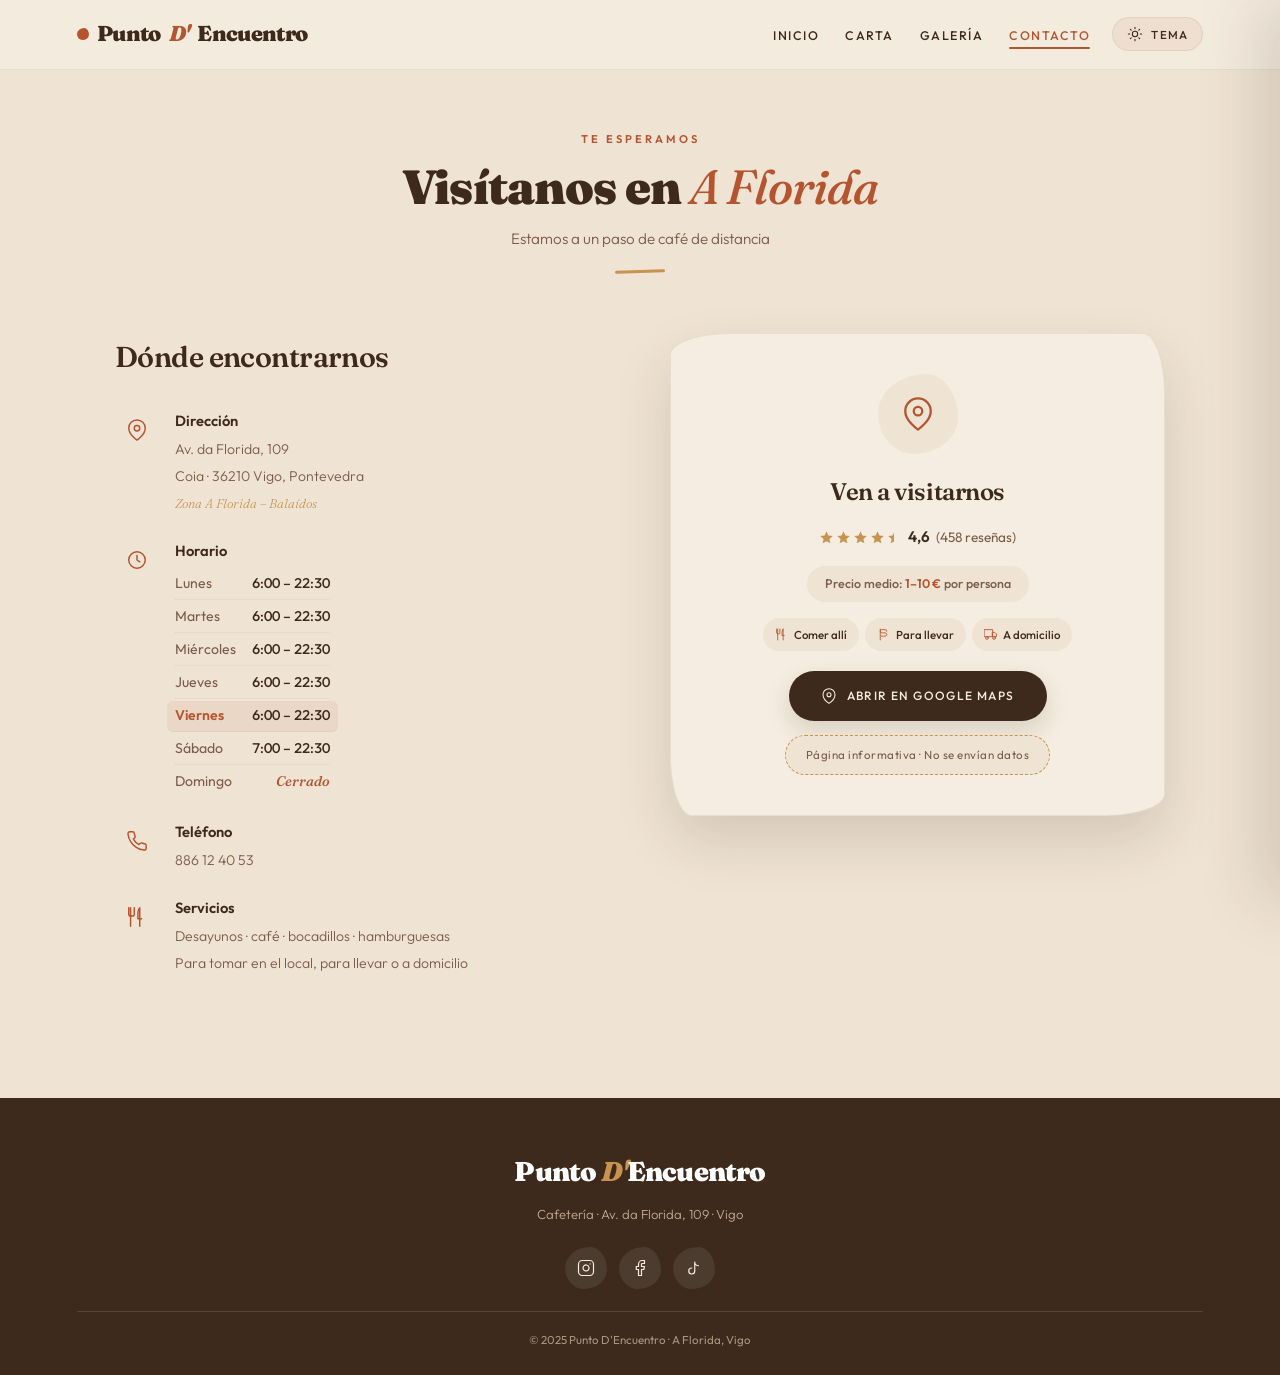
<file: cafeteria-pagina/contacto.html>
<!DOCTYPE html>
<html lang="es" data-theme="light">
<head>
<meta charset="UTF-8">
<meta name="viewport" content="width=device-width, initial-scale=1.0">
<title>Contacto — Punto D Encuentro</title>
<link href="https://fonts.googleapis.com/css2?family=Fraunces:ital,opsz,wght@0,9..144,400;0,9..144,600;0,9..144,900;1,9..144,500&family=Outfit:wght@300;400;500;600&display=swap" rel="stylesheet">
<link rel="stylesheet" href="assets/style.css">
</head>
<body>

  <header>
    <a href="index.html" class="logo">Punto <span>D'</span>Encuentro</a>
    <div class="nav-desktop">
      <ul>
        <li><a href="index.html">Inicio</a></li>
        <li><a href="carta.html">Carta</a></li>
        <li><a href="galeria.html">Galería</a></li>
        <li><a href="contacto.html" class="activo">Contacto</a></li>
      </ul>
      <button class="theme-toggle" aria-label="Cambiar tema">
        <svg class="ico-svg icon-sol" viewBox="0 0 24 24"><circle cx="12" cy="12" r="4"/><path d="M12 2v2M12 20v2M4.93 4.93l1.41 1.41M17.66 17.66l1.41 1.41M2 12h2M20 12h2M6.34 17.66l-1.41 1.41M19.07 4.93l-1.41 1.41"/></svg>
        <svg class="ico-svg icon-luna" viewBox="0 0 24 24"><path d="M21 12.79A9 9 0 1 1 11.21 3 7 7 0 0 0 21 12.79z"/></svg>
        <span>Tema</span>
      </button>
    </div>
    <button class="hamburguesa" id="btnHamburguesa" aria-label="Abrir menú">
      <svg class="ico-svg" viewBox="0 0 24 24"><path d="M3 6h18M3 12h18M3 18h18"/></svg>
    </button>
  </header>

  <div class="overlay-menu" id="overlayMenu"></div>
  <nav class="menu-movil" id="menuMovil">
    <button class="cierre" id="btnCerrarMenu" aria-label="Cerrar menú">
      <svg class="ico-svg" viewBox="0 0 24 24"><path d="M18 6L6 18M6 6l12 12"/></svg>
    </button>
    <ul>
      <li><a href="index.html">Inicio</a></li>
      <li><a href="carta.html">Carta</a></li>
      <li><a href="galeria.html">Galería</a></li>
      <li><a href="contacto.html" class="activo">Contacto</a></li>
    </ul>
    <button class="theme-toggle" aria-label="Cambiar tema">
      <svg class="ico-svg icon-sol" viewBox="0 0 24 24"><circle cx="12" cy="12" r="4"/><path d="M12 2v2M12 20v2M4.93 4.93l1.41 1.41M17.66 17.66l1.41 1.41M2 12h2M20 12h2M6.34 17.66l-1.41 1.41M19.07 4.93l-1.41 1.41"/></svg>
      <svg class="ico-svg icon-luna" viewBox="0 0 24 24"><path d="M21 12.79A9 9 0 1 1 11.21 3 7 7 0 0 0 21 12.79z"/></svg>
      <span>Modo claro/oscuro</span>
    </button>
  </nav>

  <section class="contacto" style="padding-top:130px;">
    <div class="section-title">
      <div class="kicker">Te esperamos</div>
      <h2>Visítanos en <em>A Florida</em></h2>
      <p>Estamos a un paso de café de distancia</p>
      <div class="divider"></div>
    </div>
    <div class="contacto-wrap">
      <div class="contacto-info">
        <h3>Dónde encontrarnos</h3>

        <div class="dato">
          <div class="ico">
            <svg class="ico-svg" viewBox="0 0 24 24"><path d="M21 10c0 7-9 13-9 13s-9-6-9-13a9 9 0 0 1 18 0z"/><circle cx="12" cy="10" r="3"/></svg>
          </div>
          <div>
            <strong>Dirección</strong>
            <span>Av. da Florida, 109<br>Coia · 36210 Vigo, Pontevedra<br><em>Zona A Florida – Balaídos</em></span>
          </div>
        </div>

        <div class="dato">
          <div class="ico">
            <svg class="ico-svg" viewBox="0 0 24 24"><circle cx="12" cy="12" r="9"/><path d="M12 7v5l3 2"/></svg>
          </div>
          <div>
            <strong>Horario</strong>
            <div class="horario" id="horario"></div>
          </div>
        </div>

        <div class="dato">
          <div class="ico">
            <svg class="ico-svg" viewBox="0 0 24 24"><path d="M22 16.92v3a2 2 0 0 1-2.18 2 19.79 19.79 0 0 1-8.63-3.07 19.5 19.5 0 0 1-6-6 19.79 19.79 0 0 1-3.07-8.67A2 2 0 0 1 4.11 2h3a2 2 0 0 1 2 1.72c.13.96.37 1.9.72 2.81a2 2 0 0 1-.45 2.11L8.09 9.91a16 16 0 0 0 6 6l1.27-1.27a2 2 0 0 1 2.11-.45c.91.35 1.85.59 2.81.72A2 2 0 0 1 22 16.92z"/></svg>
          </div>
          <div>
            <strong>Teléfono</strong>
            <span><a href="tel:+34886124053">886 12 40 53</a></span>
          </div>
        </div>

        <div class="dato">
          <div class="ico">
            <svg class="ico-svg" viewBox="0 0 24 24"><path d="M3 2v7c0 1.1.9 2 2 2h2a2 2 0 0 0 2-2V2M5 2v20M15 2v20M15 2c-2 2-2 5-2 7v5h4"/></svg>
          </div>
          <div>
            <strong>Servicios</strong>
            <span>Desayunos · café · bocadillos · hamburguesas<br>Para tomar en el local, para llevar o a domicilio</span>
          </div>
        </div>
      </div>

      <div class="contacto-card">
        <div class="icono-grande">
          <svg class="ico-svg" viewBox="0 0 24 24"><path d="M21 10c0 7-9 13-9 13s-9-6-9-13a9 9 0 0 1 18 0z"/><circle cx="12" cy="10" r="3"/></svg>
        </div>
        <h3>Ven a visitarnos</h3>

        <div class="rating">
          <div class="estrellas">
            <svg class="ico-svg" viewBox="0 0 24 24"><path d="M12 2l2.9 6.9 7.1.6-5.4 4.7 1.6 7L12 17.8 5.8 21.2l1.6-7L2 9.5l7.1-.6z"/></svg>
            <svg class="ico-svg" viewBox="0 0 24 24"><path d="M12 2l2.9 6.9 7.1.6-5.4 4.7 1.6 7L12 17.8 5.8 21.2l1.6-7L2 9.5l7.1-.6z"/></svg>
            <svg class="ico-svg" viewBox="0 0 24 24"><path d="M12 2l2.9 6.9 7.1.6-5.4 4.7 1.6 7L12 17.8 5.8 21.2l1.6-7L2 9.5l7.1-.6z"/></svg>
            <svg class="ico-svg" viewBox="0 0 24 24"><path d="M12 2l2.9 6.9 7.1.6-5.4 4.7 1.6 7L12 17.8 5.8 21.2l1.6-7L2 9.5l7.1-.6z"/></svg>
            <svg class="ico-svg" viewBox="0 0 24 24"><defs><linearGradient id="half"><stop offset="50%" stop-color="currentColor"/><stop offset="50%" stop-color="transparent"/></linearGradient></defs><path fill="url(#half)" d="M12 2l2.9 6.9 7.1.6-5.4 4.7 1.6 7L12 17.8 5.8 21.2l1.6-7L2 9.5l7.1-.6z"/></svg>
          </div>
          <strong>4,6</strong>
          <span>(458 reseñas)</span>
        </div>

        <div class="rango">Precio medio: <strong>1–10 €</strong> por persona</div>

        <div class="servicios">
          <span class="servicio"><svg class="ico-svg" viewBox="0 0 24 24"><path d="M3 2v7c0 1.1.9 2 2 2h2a2 2 0 0 0 2-2V2M5 2v20M15 2v20M15 2c-2 2-2 5-2 7v5h4"/></svg> Comer allí</span>
          <span class="servicio"><svg class="ico-svg" viewBox="0 0 24 24"><path d="M6 2l.01 12M18 6a3 3 0 0 0-3-3H9a3 3 0 0 0 0 6h6a3 3 0 0 1 0 6H6M6 22v-5"/></svg> Para llevar</span>
          <span class="servicio"><svg class="ico-svg" viewBox="0 0 24 24"><path d="M1 3h15v13H1zM16 8h4l3 3v5h-7z"/><circle cx="5.5" cy="18.5" r="2.5"/><circle cx="18.5" cy="18.5" r="2.5"/></svg> A domicilio</span>
        </div>

        <a href="https://maps.app.goo.gl/3x29yX3RJPze4zpE8" target="_blank" rel="noopener" class="btn">
          <svg class="ico-svg" viewBox="0 0 24 24"><path d="M21 10c0 7-9 13-9 13s-9-6-9-13a9 9 0 0 1 18 0z"/><circle cx="12" cy="10" r="3"/></svg>
          Abrir en Google Maps
        </a>
        <span class="nota">Página informativa · No se envían datos</span>
      </div>
    </div>
  </section>

  <footer>
    <div class="logo-f">Punto <span>D'</span>Encuentro</div>
    <p>Cafetería · Av. da Florida, 109 · Vigo</p>
    <div class="social">
      <a href="#" aria-label="Instagram"><svg class="ico-svg" viewBox="0 0 24 24"><rect x="2" y="2" width="20" height="20" rx="5" ry="5"/><path d="M16 11.37A4 4 0 1 1 12.63 8 4 4 0 0 1 16 11.37z"/><line x1="17.5" y1="6.5" x2="17.51" y2="6.5"/></svg></a>
      <a href="#" aria-label="Facebook"><svg class="ico-svg" viewBox="0 0 24 24"><path d="M18 2h-3a5 5 0 0 0-5 5v3H7v4h3v8h4v-8h3l1-4h-4V7a1 1 0 0 1 1-1h3z"/></svg></a>
      <a href="#" aria-label="TikTok"><svg class="ico-svg" viewBox="0 0 24 24"><path d="M9 12a4 4 0 1 0 4 4V4a5 5 0 0 0 5 5"/></svg></a>
    </div>
    <div class="copy">© 2025 Punto D'Encuentro · A Florida, Vigo</div>
  </footer>

  <script src="assets/script.js"></script>
</body>
</html>
</file>
<file: cafeteria-pagina/assets/style.css>
/* ============================================================ */
/* ====================  VARIABLES / TEMAS  =================== */
/* ============================================================ */
:root, [data-theme="light"]{
  --crema: #f5ede1;
  --crema-2: #efe3d3;
  --marron: #3d2a1d;
  --marron-claro: #7a5c48;
  --dorado: #c8934e;
  --terracota: #b5542f;
  --verde: #5f7355;
  --texto: #34251a;
  --fondo: #f5ede1;
  --fondo-alt: #efe3d3;
  --papel: #fdf8f1;
  --navbar-bg: rgba(245,237,225,.85);
  --sombra: rgba(61,42,29,.15);
  --borde-suave: rgba(61,42,29,.08);
  --icono-fondo: #efe3d3;
  --icono-color: #b5542f;
  --overlay: rgba(61,42,29,.45);
}
[data-theme="dark"]{
  --crema: #2a221d;
  --crema-2: #332a24;
  --marron: #f0e6d8;
  --marron-claro: #c4a98f;
  --dorado: #d9b07a;
  --terracota: #e08560;
  --verde: #93a888;
  --texto: #ece2d5;
  --fondo: #2a221d;
  --fondo-alt: #332a24;
  --papel: #362c26;
  --navbar-bg: rgba(42,34,29,.85);
  --sombra: rgba(0,0,0,.35);
  --borde-suave: rgba(217,176,122,.15);
  --icono-fondo: #3f342c;
  --icono-color: #e08560;
  --overlay: rgba(0,0,0,.6);
}

*{ margin:0; padding:0; box-sizing:border-box; }
html{ scroll-behavior:smooth; }
body{
  font-family:'Outfit', sans-serif;
  background:var(--fondo);
  color:var(--texto);
  line-height:1.7;
  overflow-x:hidden;
  transition:background .4s, color .4s;
}
h1,h2,h3{ font-family:'Fraunces', serif; font-weight:900; letter-spacing:-.02em; }
img{ max-width:100%; display:block; }
a{ color:inherit; }

.ico-svg{
  width:22px; height:22px;
  stroke:currentColor;
  stroke-width:1.6;
  fill:none;
  stroke-linecap:round;
  stroke-linejoin:round;
  display:block;
  flex-shrink:0;
}

/* ============================================================ */
/* ====================  NAVBAR (PC + MÓVIL)  ================= */
/* ============================================================ */
header{
  position:fixed; top:0; left:0; width:100%;
  display:flex; justify-content:space-between; align-items:center;
  padding:16px 6%;
  background:var(--navbar-bg);
  backdrop-filter:blur(14px);
  -webkit-backdrop-filter:blur(14px);
  z-index:1000;
  transition:.4s;
  border-bottom:1px solid var(--borde-suave);
}
.logo{
  font-family:'Fraunces', serif;
  font-weight:900;
  font-size:1.35rem;
  color:var(--marron);
  letter-spacing:-.03em;
  display:flex; align-items:center; gap:8px;
  text-decoration:none;
  white-space:nowrap;
}
.logo::before{
  content:'';
  width:12px; height:12px;
  background:var(--terracota);
  border-radius:60% 40% 55% 45% / 50% 55% 45% 50%;
  display:inline-block;
  flex-shrink:0;
}
.logo span{ color:var(--terracota); font-style:italic; }

.nav-desktop{
  display:flex; align-items:center; gap:22px;
}
.nav-desktop ul{
  display:flex; gap:26px; list-style:none; align-items:center;
}
.nav-desktop a{
  text-decoration:none; color:var(--marron);
  font-size:.78rem; font-weight:500; letter-spacing:1.5px;
  text-transform:uppercase;
  position:relative;
  padding-bottom:4px;
  transition:.3s;
  white-space:nowrap;
}
.nav-desktop a::after{
  content:''; position:absolute; bottom:-2px; left:0;
  width:0; height:2px; background:var(--terracota);
  transition:.3s; border-radius:2px;
}
.nav-desktop a:hover::after,
.nav-desktop a.activo::after{ width:100%; }
.nav-desktop a:hover,
.nav-desktop a.activo{ color:var(--terracota); }

.nav-desktop .theme-toggle{
  display:inline-flex; align-items:center; gap:8px;
  padding:8px 14px;
  background:rgba(181,84,47,.08);
  border:1.5px solid var(--borde-suave);
  border-radius:30px;
  cursor:pointer;
  color:var(--marron);
  font-family:'Outfit', sans-serif;
  font-size:.72rem;
  font-weight:500;
  letter-spacing:1.2px;
  text-transform:uppercase;
  transition:.3s;
  white-space:nowrap;
}
.nav-desktop .theme-toggle:hover{
  background:var(--terracota); color:#fff;
  border-color:var(--terracota);
  transform:translateY(-1px);
}
.nav-desktop .theme-toggle .ico-svg{ width:16px; height:16px; }
[data-theme="light"] .icon-luna{ display:none; }
[data-theme="dark"]  .icon-sol{ display:none; }

.hamburguesa{
  display:none;
  width:44px; height:44px;
  background:transparent;
  border:1.5px solid var(--borde-suave);
  border-radius:12px;
  cursor:pointer;
  align-items:center; justify-content:center;
  color:var(--marron);
  flex-shrink:0;
}
.hamburguesa .ico-svg{ width:24px; height:24px; }

.menu-movil{
  position:fixed;
  top:0; right:0;
  width:min(320px, 85vw);
  height:100vh;
  background:var(--fondo);
  box-shadow:-20px 0 60px var(--sombra);
  z-index:1100;
  padding:90px 32px 40px;
  transform:translateX(100%);
  transition:transform .35s ease;
  display:flex; flex-direction:column;
  overflow-y:auto;
}
.menu-movil.abierto{ transform:translateX(0); }
.menu-movil ul{ list-style:none; display:flex; flex-direction:column; gap:6px; }
.menu-movil a{
  display:block;
  padding:14px 0;
  text-decoration:none;
  color:var(--marron);
  font-family:'Fraunces', serif;
  font-size:1.25rem;
  font-weight:600;
  border-bottom:1px solid var(--borde-suave);
  transition:.3s;
}
.menu-movil a:hover,
.menu-movil a.activo{ color:var(--terracota); padding-left:8px; }

.menu-movil .cierre{
  position:absolute;
  top:20px; right:20px;
  width:42px; height:42px;
  border-radius:50%;
  background:var(--icono-fondo);
  border:none;
  color:var(--marron);
  cursor:pointer;
  display:flex; align-items:center; justify-content:center;
}
.menu-movil .cierre:hover{ background:var(--terracota); color:#fff; }

.menu-movil .theme-toggle{
  margin-top:24px;
  width:100%;
  display:flex; align-items:center; justify-content:center; gap:10px;
  padding:14px 16px;
  background:var(--icono-fondo);
  border:1.5px solid var(--borde-suave);
  border-radius:12px;
  cursor:pointer;
  color:var(--marron);
  font-family:'Outfit', sans-serif;
  font-size:.82rem;
  font-weight:500;
  letter-spacing:1.2px;
  text-transform:uppercase;
  transition:.3s;
}
.menu-movil .theme-toggle:hover{
  background:var(--terracota); color:#fff;
  border-color:var(--terracota);
}
.menu-movil .theme-toggle .ico-svg{ width:18px; height:18px; }

.overlay-menu{
  position:fixed; inset:0;
  background:var(--overlay);
  z-index:1050;
  opacity:0; visibility:hidden;
  transition:.35s;
}
.overlay-menu.visible{ opacity:1; visibility:visible; }

/* ============================================================ */
/* ====================  HERO  ================================ */
/* ============================================================ */
.hero{
  min-height:100vh;
  display:grid;
  grid-template-columns:1.1fr .9fr;
  align-items:center;
  gap:40px;
  padding:130px 6% 70px;
  position:relative;
  overflow:hidden;
}
.hero::before{
  content:''; position:absolute;
  top:-10%; right:-8%;
  width:55vw; height:55vw;
  max-width:750px; max-height:750px;
  background:radial-gradient(circle at 40% 40%, var(--dorado), transparent 70%);
  opacity:.16;
  border-radius:40% 60% 55% 45% / 50% 45% 55% 50%;
  filter:blur(20px);
  z-index:0;
}
.hero-text{ position:relative; z-index:2; }
.hero-tag{
  display:inline-block;
  font-size:.7rem; letter-spacing:3px; text-transform:uppercase;
  color:var(--terracota); font-weight:600;
  margin-bottom:20px; padding:6px 16px;
  background:rgba(181,84,47,.1);
  border-radius:40px;
}
.hero h1{
  font-size:clamp(2.4rem, 6vw, 4.4rem);
  line-height:1.05;
  color:var(--marron);
  margin-bottom:22px;
  letter-spacing:-.03em;
}
.hero h1 em{ color:var(--terracota); font-style:italic; font-weight:500; position:relative; }
.hero h1 em::after{
  content:''; position:absolute;
  left:0; bottom:2px; width:100%; height:9px;
  background:rgba(200,147,78,.32);
  border-radius:20px; z-index:-1;
}
.hero p{
  font-size:1rem; font-weight:300;
  max-width:480px; margin-bottom:32px;
  color:var(--marron-claro);
}
.hero-cta{ display:flex; gap:14px; flex-wrap:wrap; align-items:center; }

.btn{
  display:inline-flex; align-items:center; gap:10px;
  padding:15px 32px;
  background:var(--marron);
  color:var(--fondo);
  text-decoration:none;
  font-weight:500; letter-spacing:1.4px;
  text-transform:uppercase; font-size:.75rem;
  border-radius:40px;
  transition:.35s;
  box-shadow:0 10px 25px var(--sombra);
  border:none; cursor:pointer;
  font-family:'Outfit', sans-serif;
}
.btn:hover{
  background:var(--terracota); color:#fff;
  transform:translateY(-3px);
  box-shadow:0 14px 30px rgba(181,84,47,.35);
}
.btn .ico-svg{ width:16px; height:16px; }
.btn-ghost{
  background:transparent; color:var(--marron);
  border:1.5px solid rgba(122,92,72,.35);
  box-shadow:none;
}
.btn-ghost:hover{
  background:transparent;
  border-color:var(--terracota);
  color:var(--terracota);
  transform:translateY(-3px);
  box-shadow:none;
}

.hero-img{ position:relative; z-index:2; }
.hero-img .foto{
  width:100%;
  aspect-ratio:1/1.05;
  object-fit:cover;
  border-radius:62% 38% 55% 45% / 55% 48% 52% 45%;
  box-shadow:0 30px 70px var(--sombra);
  transition:border-radius .8s;
}
.hero-img .sello{
  position:absolute;
  bottom:-10px; left:-20px;
  width:100px; height:100px;
  background:var(--terracota); color:#fff;
  border-radius:60% 40% 55% 45% / 50% 55% 45% 50%;
  display:flex; flex-direction:column; align-items:center; justify-content:center;
  text-align:center;
  font-family:'Fraunces', serif; font-style:italic;
  font-size:.78rem; font-weight:500; line-height:1.15;
  transform:rotate(-8deg);
  box-shadow:0 15px 35px rgba(181,84,47,.35);
  padding:10px;
}
.hero-img .sello .ico-svg{ width:18px; height:18px; margin-bottom:4px; }

/* ============================================================ */
/* ====================  SECCIONES  =========================== */
/* ============================================================ */
section{ padding:100px 6%; position:relative; }
.section-title{ text-align:center; margin-bottom:60px; }
.section-title .kicker{
  font-size:.7rem; letter-spacing:3px; text-transform:uppercase;
  color:var(--terracota); font-weight:600; margin-bottom:12px;
}
.section-title h2{
  font-size:clamp(1.9rem, 4.5vw, 3rem);
  color:var(--marron);
  margin-bottom:12px;
  line-height:1.1;
}
.section-title h2 em{ color:var(--terracota); font-style:italic; font-weight:500; }
.section-title p{
  color:var(--marron-claro); font-weight:300; font-size:.95rem;
}
.divider{
  width:50px; height:3px;
  background:var(--dorado);
  margin:18px auto 0;
  border-radius:20px;
  transform:rotate(-2deg);
}

/* Nosotros */
.about{
  display:grid;
  grid-template-columns:1fr 1fr;
  gap:70px;
  align-items:center;
  max-width:1100px;
  margin:0 auto;
}
.about-img img{
  width:100%;
  aspect-ratio:4/4.2;
  object-fit:cover;
  border-radius:38% 62% 45% 55% / 55% 42% 58% 45%;
  box-shadow:0 30px 70px var(--sombra);
}
.about-text h2{
  font-size:clamp(1.8rem, 3.5vw, 2.6rem);
  color:var(--marron);
  margin-bottom:22px;
  line-height:1.1;
}
.about-text h2 em{ color:var(--terracota); font-style:italic; font-weight:500; }
.about-text p{ color:var(--marron-claro); margin-bottom:16px; font-weight:300; }
.about-text .firma{
  font-family:'Fraunces', serif; font-style:italic;
  color:var(--terracota); font-size:1.3rem;
  margin-top:12px; font-weight:500;
}

/* ============================================================ */
/* ====================  CARTA + BUSCADOR  ==================== */
/* ============================================================ */
.carta{ background:var(--fondo-alt); }

.buscador{
  max-width:520px;
  margin:0 auto 40px;
  position:relative;
  padding:0 4px;
}
.buscador input{
  width:100%;
  padding:16px 20px 16px 52px;
  border:1.5px solid var(--borde-suave);
  border-radius:40px;
  background:var(--papel);
  color:var(--texto);
  font-family:'Outfit', sans-serif;
  font-size:.95rem;
  outline:none;
  transition:.3s;
}
.buscador input:focus{
  border-color:var(--dorado);
  box-shadow:0 0 0 4px rgba(200,147,78,.15);
}
.buscador input::placeholder{ color:var(--marron-claro); opacity:.8; }
.buscador .ico-buscar{
  position:absolute;
  left:20px; top:50%;
  transform:translateY(-50%);
  color:var(--marron-claro);
  pointer-events:none;
}
.buscador .ico-buscar .ico-svg{ width:20px; height:20px; }
.buscador .limpiar{
  position:absolute;
  right:14px; top:50%;
  transform:translateY(-50%);
  width:30px; height:30px;
  border-radius:50%;
  border:none;
  background:var(--icono-fondo);
  color:var(--marron-claro);
  cursor:pointer;
  display:none;
  align-items:center; justify-content:center;
}
.buscador .limpiar.visible{ display:flex; }
.buscador .limpiar:hover{ background:var(--terracota); color:#fff; }

.sin-resultados{
  text-align:center;
  padding:40px 20px;
  color:var(--marron-claro);
  font-style:italic;
  font-family:'Fraunces', serif;
  display:none;
}
.sin-resultados.visible{ display:block; }

.carta-hoja{
  max-width:820px;
  margin:0 auto;
  background:var(--papel);
  padding:60px 60px 50px;
  position:relative;
  box-shadow:0 30px 80px var(--sombra);
  border-radius:4px;
  background-image:radial-gradient(rgba(122,92,72,.04) 1px, transparent 1px);
  background-size:22px 22px;
  transition:background .4s;
  width:100%;
}
.carta-hoja::before{
  content:''; position:absolute; inset:16px;
  border:1px solid rgba(181,84,47,.22);
  border-radius:2px; pointer-events:none;
}
.carta-hoja::after{
  content:''; position:absolute; inset:22px;
  border:1px solid rgba(200,147,78,.25);
  border-radius:2px; pointer-events:none;
}

.carta-header{ text-align:center; margin-bottom:40px; }
.carta-header .adorno{
  font-family:'Fraunces', serif; font-style:italic;
  color:var(--dorado); font-size:.95rem;
  letter-spacing:4px; text-transform:uppercase;
  margin-bottom:14px;
}
.carta-header h2{
  font-size:clamp(2rem, 5vw, 3rem);
  color:var(--marron);
  line-height:1; letter-spacing:-.03em;
  margin-bottom:6px;
}
.carta-header h2 em{ color:var(--terracota); font-style:italic; font-weight:500; }
.carta-header .sub{
  font-family:'Fraunces', serif; font-style:italic;
  font-weight:500; color:var(--marron-claro);
  font-size:1rem;
}
.carta-header .linea{
  display:flex; align-items:center; justify-content:center; gap:14px;
  margin:20px auto 0; max-width:300px;
}
.carta-header .linea span{ flex:1; height:1px; background:rgba(181,84,47,.3); }
.carta-header .linea .ico-svg{ color:var(--dorado); width:18px; height:18px; }

.carta-seccion{ margin-bottom:38px; }
.carta-seccion:last-of-type{ margin-bottom:0; }
.carta-seccion-titulo{
  text-align:center; margin-bottom:20px; position:relative;
}
.carta-seccion-titulo h3{
  display:inline-block;
  font-family:'Fraunces', serif; font-weight:600;
  font-size:1.25rem; color:var(--terracota);
  letter-spacing:.06em; text-transform:uppercase;
  padding:0 18px; background:var(--papel);
  position:relative; z-index:2;
  transition:background .4s;
}
.carta-seccion-titulo::before{
  content:''; position:absolute;
  top:50%; left:0; right:0; height:1px;
  background:rgba(181,84,47,.25);
}
.carta-seccion-titulo .ornamento{
  display:block; font-family:'Fraunces', serif;
  font-style:italic; font-weight:500;
  color:var(--marron-claro);
  font-size:.8rem; margin-top:4px;
}

/* ============================================================ */
/* ============  LISTA DE LA CARTA (GRID 2 COLUMNAS)  ========= */
/* ============================================================ */
.carta-lista{ list-style:none; }

.carta-item{
  display:grid;
  grid-template-columns: 1fr auto;   /* nombre flexible | precio fijo a la derecha */
  column-gap: 16px;
  align-items:baseline;
  padding:9px 0;
  font-size:.98rem;
  color:var(--texto);
  transition:.2s;
  min-width:0;
  border-bottom:1px dotted rgba(122,92,72,.18);
}
.carta-item:last-child{ border-bottom:none; }
.carta-item.oculto{ display:none; }

.carta-item .nombre{
  font-weight:400;
  color:var(--marron);
  min-width:0;
  word-wrap:break-word;
  overflow-wrap:break-word;
  line-height:1.4;
  display:block;
}
.carta-item .nombre .nota{
  display:inline;
  font-family:'Fraunces', serif;
  font-style:italic;
  font-size:.8rem;
  color:var(--marron-claro);
  margin-left:4px;
}

.carta-item .precio{
  font-family:'Fraunces', serif;
  font-weight:600;
  color:var(--terracota);
  font-size:1rem;
  white-space:nowrap;
  text-align:right;
  justify-self:end;
  align-self:baseline;
}

.carta-item .puntos{ display:none; }

.carta-item .sub{
  font-family:'Fraunces', serif;
  font-style:italic;
  color:var(--marron-claro);
  font-size:.8rem;
  margin-left:2px;
}

/* ============================================================ */
/* ============  INFORMACIÓN ADICIONAL + PIE CARTA  =========== */
/* ============================================================ */
.carta-nota{
  margin-top:44px;
  padding-top:26px;
  border-top:1px dashed rgba(181,84,47,.3);
  text-align:center;
}

.carta-nota .titulo-nota{
  font-family:'Fraunces', serif;
  font-style:italic;
  font-weight:500;
  color:var(--marron-claro);
  font-size:.82rem;
  letter-spacing:.14em;
  text-transform:uppercase;
  margin-bottom:14px;
  display:inline-flex;
  align-items:center;
  gap:10px;
}
.carta-nota .titulo-nota::before,
.carta-nota .titulo-nota::after{
  content:'';
  width:26px;
  height:1px;
  background:rgba(181,84,47,.35);
  display:inline-block;
}

.carta-nota .extra{
  display:inline-flex;
  align-items:center;
  gap:10px;
  padding:10px 22px;
  background:rgba(181,84,47,.08);
  border:1.5px dashed var(--terracota);
  border-radius:40px;
  font-size:.9rem;
  color:var(--marron-claro);
  font-weight:300;
  flex-wrap:wrap;
  justify-content:center;
}
[data-theme="dark"] .carta-nota .extra{
  background:rgba(224,133,96,.1);
}
.carta-nota .extra strong{
  font-family:'Fraunces', serif;
  font-weight:700;
  color:var(--terracota);
  font-size:1rem;
  letter-spacing:.02em;
}

.carta-pie{
  margin-top:36px;
  padding-top:22px;
  border-top:1px solid rgba(181,84,47,.18);
  display:flex;
  align-items:center;
  justify-content:center;
  gap:14px;
  font-family:'Fraunces', serif;
  font-style:italic;
  color:var(--dorado);
  font-size:1rem;
  letter-spacing:.06em;
  text-align:center;
  flex-wrap:wrap;
}
.carta-pie .ico-svg{
  width:16px;
  height:16px;
  color:var(--terracota);
  opacity:.8;
}
.carta-pie .texto-pie{
  position:relative;
}
.carta-pie .texto-pie::before,
.carta-pie .texto-pie::after{
  content:'';
  position:absolute;
  top:50%;
  width:40px;
  height:1px;
  background:rgba(200,147,78,.45);
}
.carta-pie .texto-pie::before{ right:calc(100% + 18px); }
.carta-pie .texto-pie::after{ left:calc(100% + 18px); }

/* ============================================================ */
/* ====================  GALERÍA  ============================= */
/* ============================================================ */
.galeria-grid{
  display:grid;
  grid-template-columns:repeat(4, 1fr);
  gap:16px;
  max-width:1100px;
  margin:0 auto;
}
.galeria-grid img{
  width:100%; height:230px;
  object-fit:cover;
  transition:.5s;
  cursor:pointer;
  filter:saturate(.95);
  border-radius:50% 50% 45% 55% / 50% 48% 52% 50%;
}
.galeria-grid img:nth-child(2){ border-radius:45% 55% 50% 50% / 55% 50% 50% 45%; }
.galeria-grid img:nth-child(3){ border-radius:55% 45% 55% 45% / 45% 55% 45% 55%; }
.galeria-grid img:nth-child(4){ border-radius:48% 52% 42% 58% / 52% 45% 55% 48%; }
.galeria-grid img:nth-child(5){ border-radius:52% 48% 55% 45% / 48% 55% 45% 52%; }
.galeria-grid img:hover{
  transform:scale(1.04) rotate(1deg);
  filter:saturate(1.1);
  box-shadow:0 18px 40px var(--sombra);
}
.galeria-grid .grande{
  grid-column:span 2; grid-row:span 2;
  height:476px;
  border-radius:45% 55% 50% 50% / 52% 48% 55% 45%;
}

/* ============================================================ */
/* ====================  CONTACTO  ============================ */
/* ============================================================ */
.contacto{ background:var(--fondo-alt); }
.contacto-wrap{
  display:grid;
  grid-template-columns:1fr 1fr;
  gap:60px;
  max-width:1050px;
  margin:0 auto;
  align-items:start;
}
.contacto-info h3{
  font-size:1.8rem; color:var(--marron);
  margin-bottom:26px; font-weight:600;
}
.contacto-info .dato{
  display:flex; align-items:flex-start;
  gap:16px; margin-bottom:22px;
}
.contacto-info .dato .ico{
  width:44px; height:44px;
  display:flex; align-items:center; justify-content:center;
  background:var(--icono-fondo);
  border-radius:60% 40% 55% 45% / 50% 55% 45% 50%;
  flex-shrink:0;
  transition:.4s;
  color:var(--icono-color);
}
.contacto-info .dato:hover .ico{
  background:var(--dorado); color:#fff;
  transform:rotate(8deg);
}
.contacto-info .dato strong{
  display:block; color:var(--marron);
  font-weight:600; margin-bottom:2px; font-size:.92rem;
}
.contacto-info .dato span,
.contacto-info .dato a{
  color:var(--marron-claro); font-weight:300;
  font-size:.88rem; text-decoration:none;
  transition:color .3s;
}
.contacto-info .dato a:hover{ color:var(--terracota); }
.contacto-info .dato em{
  font-style:italic; font-family:'Fraunces', serif;
  font-size:.8rem; color:var(--dorado);
}

.horario{ margin-top:6px; display:grid; gap:2px; }
.horario .dia{
  display:flex; justify-content:space-between; gap:16px;
  padding:3px 0; font-size:.85rem;
  border-bottom:1px dotted var(--borde-suave);
}
.horario .dia:last-child{ border-bottom:none; }
.horario .dia .nombre-dia{ color:var(--marron-claro); font-weight:400; }
.horario .dia .hora{
  color:var(--marron); font-weight:500;
  font-variant-numeric:tabular-nums;
}
.horario .dia.cerrado .hora{
  color:var(--terracota); font-style:italic;
  font-family:'Fraunces', serif; font-weight:500;
}
.horario .dia.hoy{
  background:rgba(181,84,47,.08);
  border-radius:6px; padding:3px 8px; margin:0 -8px;
}
.horario .dia.hoy .nombre-dia{ color:var(--terracota); font-weight:600; }

.contacto-card{
  background:var(--fondo);
  padding:40px 32px;
  text-align:center;
  border-radius:60px 22px 60px 22px / 22px 60px 22px 60px;
  box-shadow:0 25px 55px var(--sombra);
  border:1px solid var(--borde-suave);
  transition:background .4s;
}
.contacto-card .icono-grande{
  width:80px; height:80px;
  display:flex; align-items:center; justify-content:center;
  margin:0 auto 18px;
  background:var(--icono-fondo);
  border-radius:60% 40% 55% 45% / 50% 55% 45% 50%;
  color:var(--icono-color);
}
.contacto-card .icono-grande .ico-svg{ width:34px; height:34px; }
.contacto-card h3{
  font-size:1.5rem; color:var(--marron);
  margin-bottom:12px; font-weight:600;
}
.contacto-card p{
  color:var(--marron-claro); font-weight:300;
  font-size:.9rem; margin-bottom:18px;
}

.rating{
  display:flex; align-items:center; justify-content:center; gap:6px;
  margin-bottom:16px; font-size:.85rem; color:var(--marron-claro);
  flex-wrap:wrap;
}
.rating .estrellas{ display:flex; gap:2px; color:var(--dorado); }
.rating .estrellas .ico-svg{ width:15px; height:15px; fill:currentColor; stroke:none; }
.rating strong{ color:var(--marron); font-weight:600; font-size:.95rem; }

.rango{
  display:inline-block; padding:7px 18px;
  background:var(--icono-fondo); border-radius:30px;
  font-size:.78rem; color:var(--marron-claro);
  margin-bottom:16px; font-weight:500;
}
.rango strong{ color:var(--terracota); font-weight:600; }

.servicios{
  display:flex; flex-wrap:wrap; gap:6px;
  justify-content:center; margin-bottom:20px;
}
.servicio{
  display:inline-flex; align-items:center; gap:6px;
  padding:7px 12px;
  background:var(--icono-fondo); border-radius:30px;
  font-size:.72rem; color:var(--marron); font-weight:500;
}
.servicio .ico-svg{ width:13px; height:13px; color:var(--terracota); }

.contacto-card .btn{ margin-bottom:14px; }
.contacto-card .nota{
  display:inline-block; padding:9px 20px;
  background:var(--fondo-alt);
  border:1.5px dashed var(--dorado);
  border-radius:40px; color:var(--marron-claro);
  font-size:.72rem; font-weight:400; letter-spacing:.5px;
}

/* ============================================================ */
/* ====================  FOOTER  ============================== */
/* ============================================================ */
footer{
  background:#3d2a1d; color:#f5ede1;
  text-align:center;
  padding:50px 6% 26px;
  position:relative;
  overflow:hidden;
}
[data-theme="dark"] footer{ background:#1f1814; }
footer .logo-f{
  font-family:'Fraunces', serif; font-weight:900;
  font-size:1.7rem; color:#fff;
  margin-bottom:8px; letter-spacing:-.03em;
}
footer .logo-f span{ color:var(--dorado); font-style:italic; }
footer p{ font-weight:300; font-size:.82rem; color:#c4a98f; }
footer .social{
  display:flex; justify-content:center; gap:12px;
  margin:22px 0;
}
footer .social a{
  width:42px; height:42px;
  display:flex; align-items:center; justify-content:center;
  background:rgba(255,255,255,.08);
  border-radius:60% 40% 55% 45% / 50% 55% 45% 50%;
  color:#f5ede1; text-decoration:none;
  transition:.3s;
}
footer .social a .ico-svg{ width:18px; height:18px; }
footer .social a:hover{
  background:var(--dorado); color:#3d2a1d;
  transform:translateY(-3px) rotate(6deg);
}
footer .copy{
  border-top:1px solid rgba(255,255,255,.12);
  padding-top:18px; margin-top:8px;
  font-size:.72rem; color:#a8977f;
}

/* ============================================================ */
/* ====================  RESPONSIVE  ========================== */
/* ============================================================ */
@media(max-width:900px){
  .nav-desktop ul{ display:none; }
  .nav-desktop .theme-toggle{ display:none; }
  .hamburguesa{ display:flex; }
  .nav-desktop{ gap:10px; }

  .hero{
    grid-template-columns:1fr;
    padding-top:110px;
    text-align:center;
    gap:30px;
  }
  .hero p{ margin-left:auto; margin-right:auto; }
  .hero-cta{ justify-content:center; }
  .hero-img{ max-width:380px; margin:0 auto; }

  .about{ grid-template-columns:1fr; gap:40px; }
  .contacto-wrap{ grid-template-columns:1fr; gap:40px; }

  .galeria-grid{ grid-template-columns:repeat(2, 1fr); }
  .galeria-grid .grande{
    grid-column:span 2; grid-row:span 1; height:230px;
  }

  section{ padding:80px 5%; }

  .carta-hoja{ padding:44px 32px 36px; }
}

@media(max-width:560px){
  header{ padding:12px 5%; }
  .logo{ font-size:1.15rem; }

  section{ padding:70px 5%; }
  .hero{ padding:100px 5% 60px; }

  .galeria-grid{ grid-template-columns:1fr; }
  .galeria-grid .grande{
    grid-column:span 1; height:230px;
  }

  /* CARTA EN MÓVIL: margen cómodo y sin desbordamiento */
  .carta{
    padding-left:4%;
    padding-right:4%;
  }
  .carta-hoja{
    padding:32px 18px 28px;
    width:100%;
    max-width:100%;
  }
  .carta-hoja::before{ inset:8px; }
  .carta-hoja::after{ inset:13px; }

  .carta-item{
    column-gap:10px;
    padding:8px 0;
    font-size:.88rem;
  }
  .carta-item .precio{ font-size:.9rem; }
  .carta-item .nombre .nota{ font-size:.72rem; }

  .carta-seccion-titulo h3{
    font-size:.95rem;
    padding:0 12px;
    letter-spacing:.04em;
  }
  .carta-seccion-titulo .ornamento{ font-size:.72rem; }

  .buscador{ padding:0; }
  .buscador input{ font-size:.88rem; padding:14px 16px 14px 46px; }
  .buscador .ico-buscar{ left:16px; }

  .contacto-card{ padding:32px 22px; }
  .hero-img .sello{ width:80px; height:80px; font-size:.7rem; left:-8px; }

  .menu-movil{ width:min(300px, 88vw); padding:80px 26px 30px; }

  .carta-nota .extra{
    padding:9px 16px;
    font-size:.82rem;
    gap:6px;
  }
  .carta-nota .extra strong{ font-size:.92rem; }
  .carta-pie{ font-size:.9rem; gap:10px; }
  .carta-pie .texto-pie::before,
  .carta-pie .texto-pie::after{ width:22px; }
  .carta-pie .texto-pie::before{ right:calc(100% + 10px); }
  .carta-pie .texto-pie::after{ left:calc(100% + 10px); }
}
</file>
